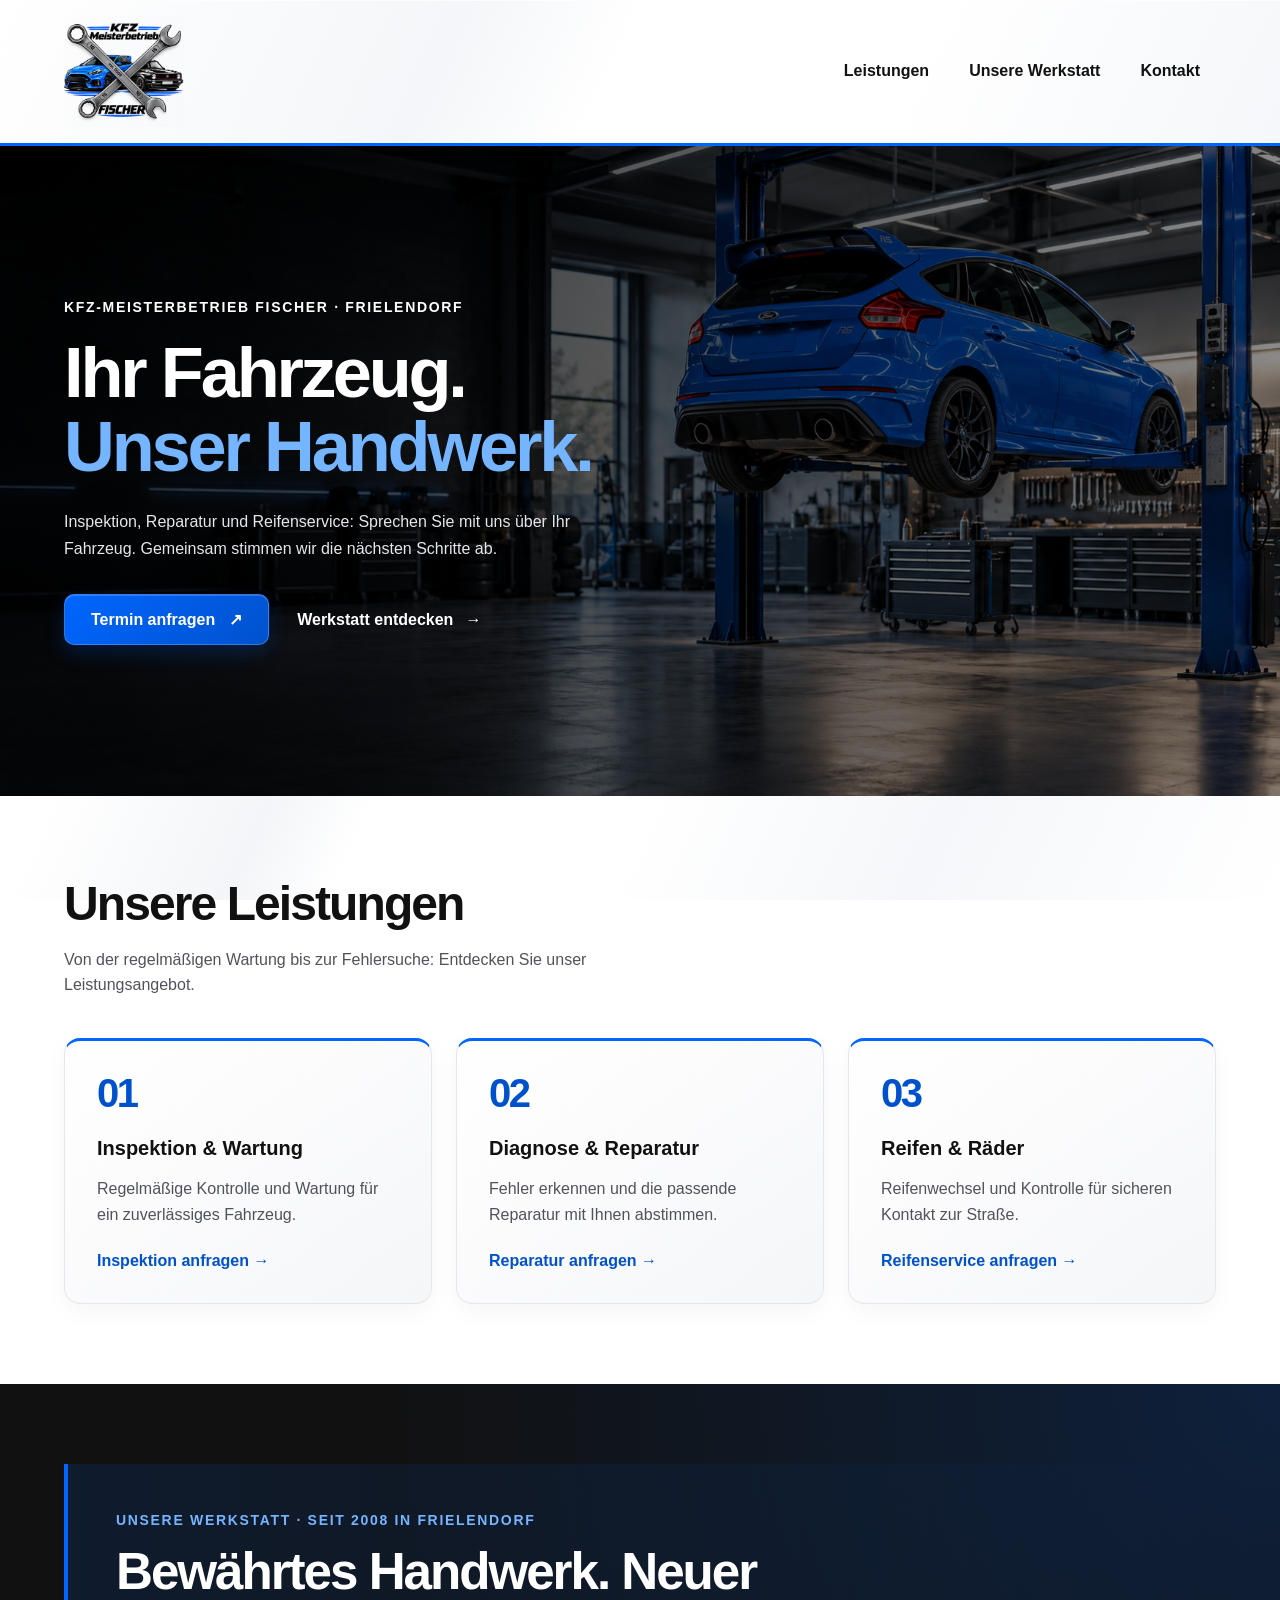
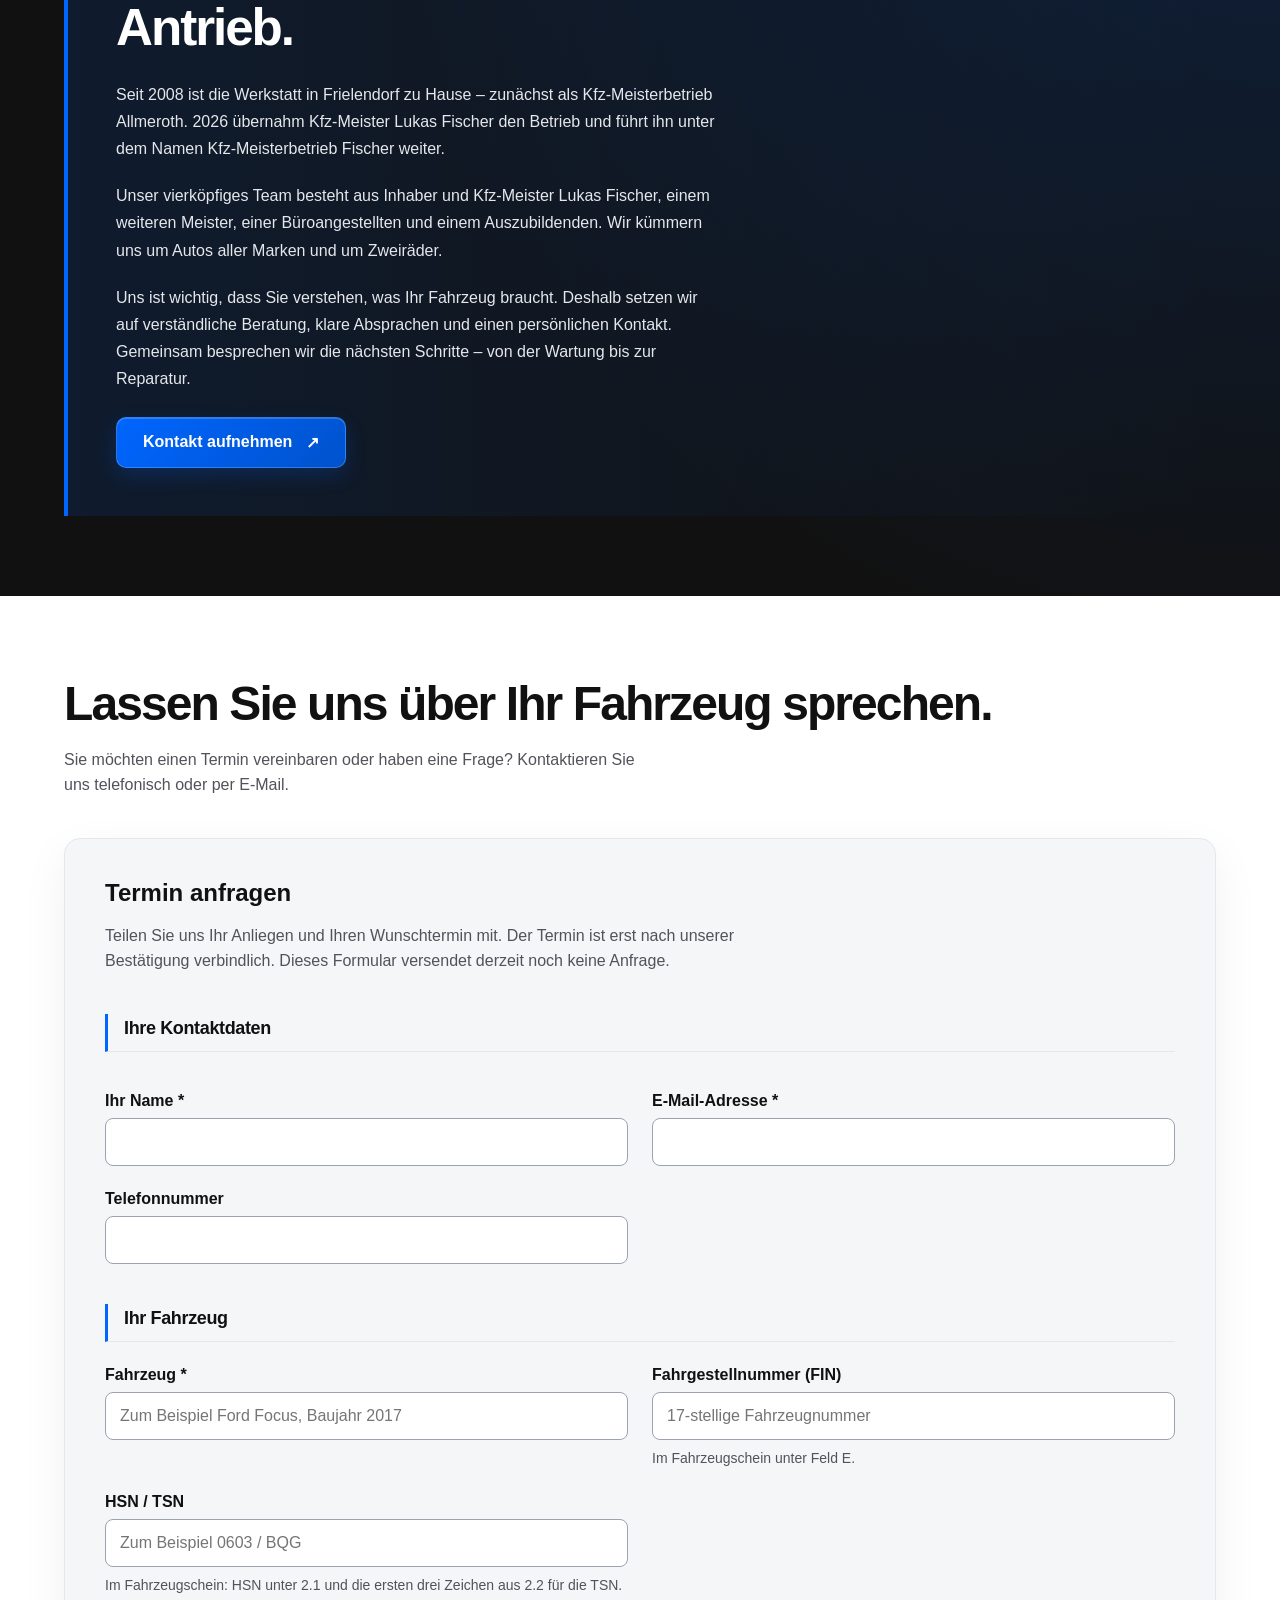
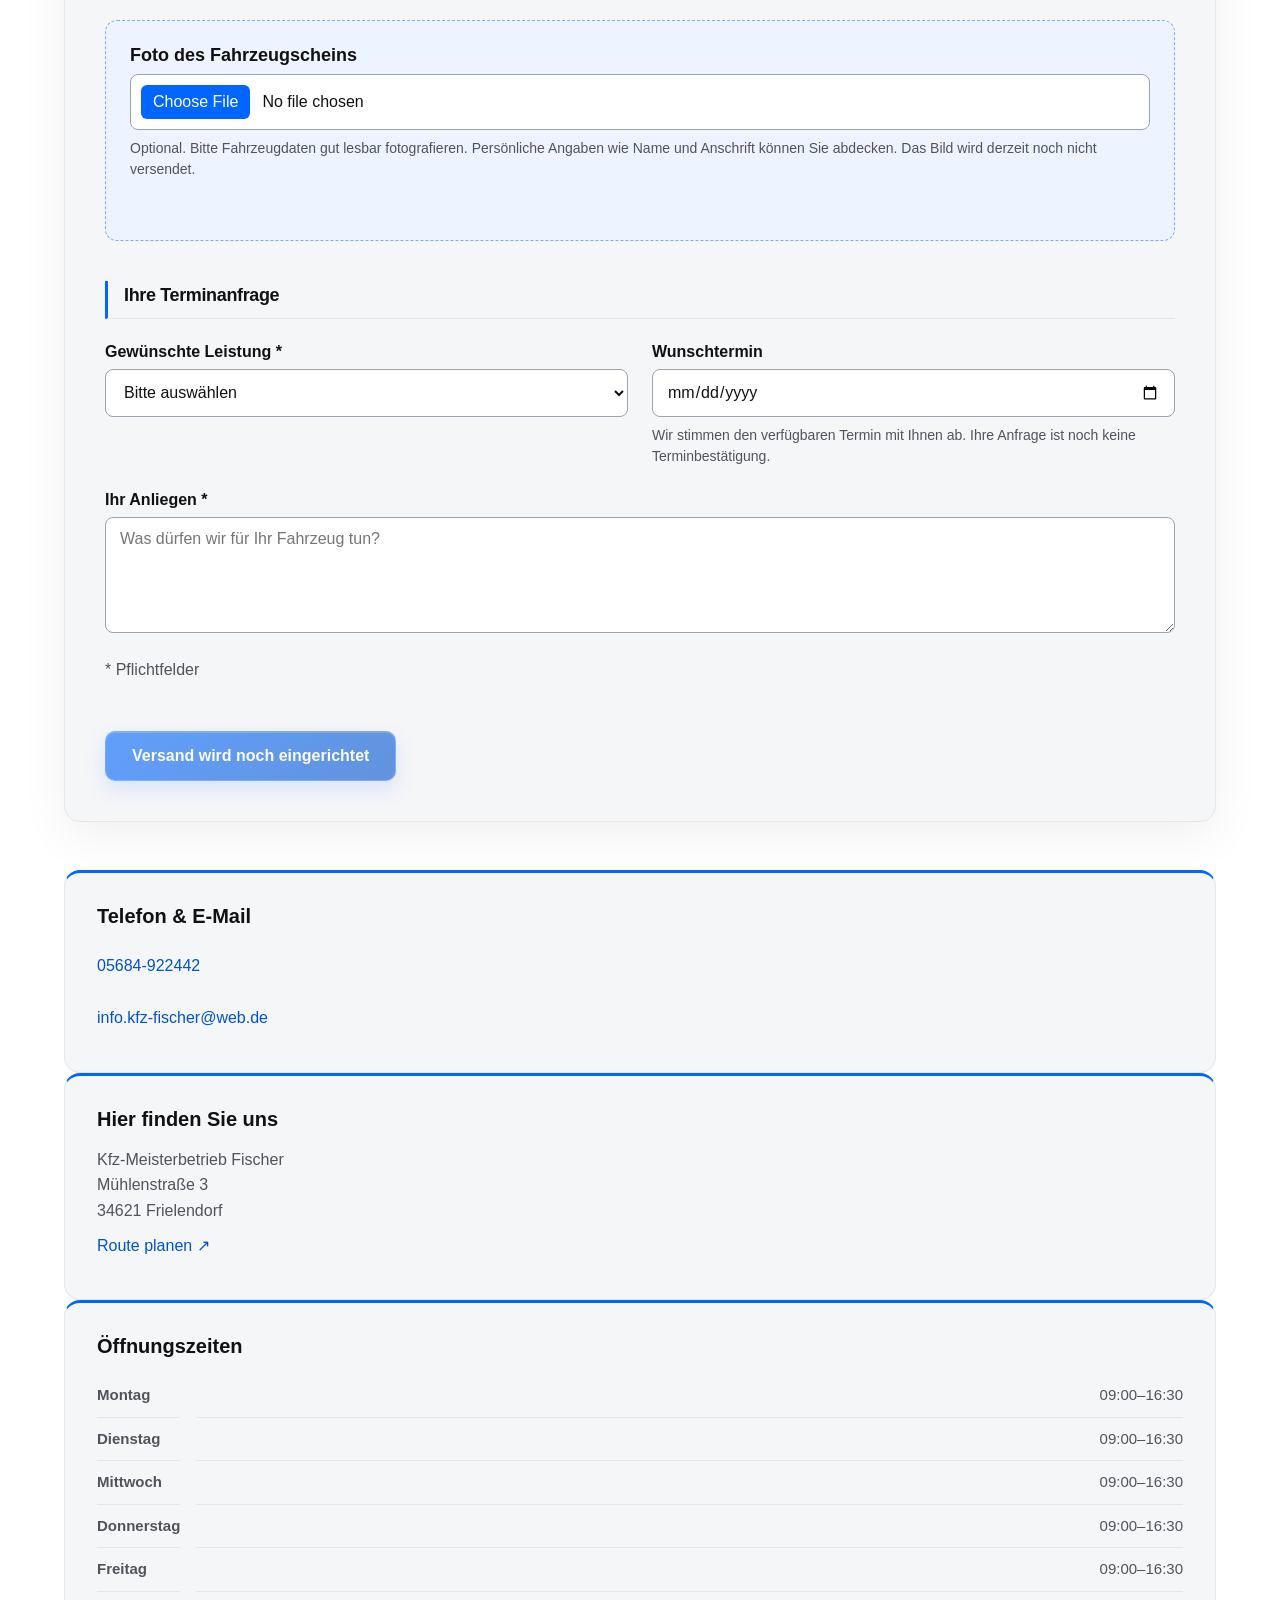
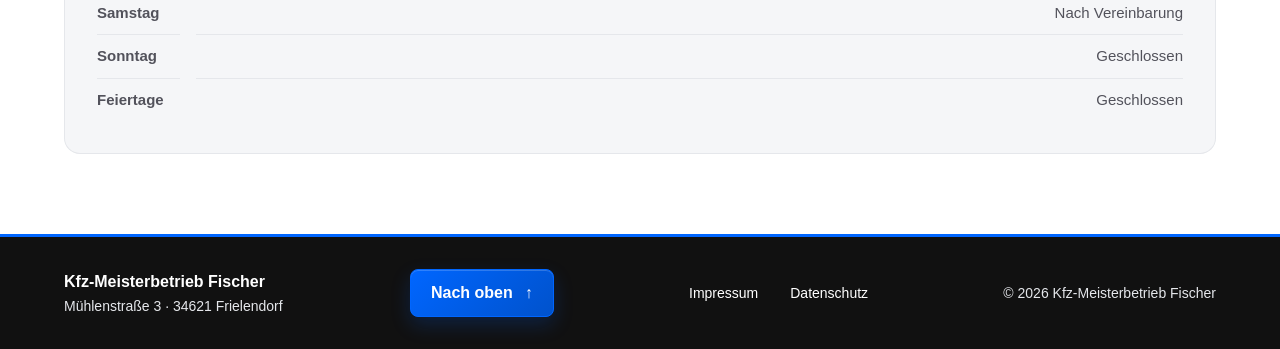
<file: index.html>
<!DOCTYPE html>
<html lang="de">

<head>
    <meta charset="UTF-8">
    <meta name="viewport" content="width=device-width, initial-scale=1.0">

    <title>Kfz-Meisterbetrieb Fischer | Werkstatt in Frielendorf</title>
    <!-- Kurze Beschreibung der Website für Suchmaschinen. -->
    <meta name="description"
        content="Kfz-Meisterbetrieb Fischer in Frielendorf: Inspektion, Wartung, Diagnose, Reparatur und Reifenservice. Kontaktieren Sie uns für eine Terminanfrage.">

    <link rel="stylesheet" href="style.css">

    <!-- Getrennte Dateien für Navigation und Terminanfrage. -->
    <script src="js/navigation.js" defer></script>
    <script src="js/terminformular.js" defer></script>
</head>

<body id="seitenanfang">
    <header>
        <a href="index.html">
            <img src="Images/Fischer Logo.jpeg" alt="Logo des Kfz-Meisterbetriebs Fischer" class="logo">
        </a>

        <button type="button" class="menue-button" aria-expanded="false" aria-controls="hauptnavigation">
            Menü
        </button>

        <nav id="hauptnavigation" aria-label="Hauptnavigation">
            <a href="#leistungen">Leistungen</a>
            <a href="#werkstatt">Unsere Werkstatt</a>
            <a href="#kontakt">Kontakt</a>
            <!-- Auf Smartphones kann die Werkstatt direkt angerufen werden. -->
            <a href="tel:+495684922442" class="navigation-anruf">
                Jetzt anrufen <span aria-hidden="true">↗</span>
            </a>
        </nav>
    </header>

    <main>
        <section class="startbereich">
            <p class="untertitel">Kfz-Meisterbetrieb Fischer · Frielendorf</p>

            <h1>
                Ihr Fahrzeug.<br>
                <span class="start-akzent">Unser Handwerk.</span>
            </h1>

            <p class="startbeschreibung">
                Inspektion, Reparatur und Reifenservice:
                Sprechen Sie mit uns über Ihr Fahrzeug.
                Gemeinsam stimmen wir die nächsten Schritte ab.
            </p>

            <!-- Hauptaktion und weiterführender Link stehen zusammen. -->
            <div class="startaktionen">
                <a href="#kontakt" class="button">
                    Termin anfragen <span aria-hidden="true">↗</span>
                </a>

                <a href="#werkstatt" class="startlink">
                    Werkstatt entdecken <span aria-hidden="true">→</span>
                </a>
            </div>
        </section>

        <section id="leistungen" class="leistungen">
            <h2>Unsere Leistungen</h2>

            <p>
                Von der regelmäßigen Wartung bis zur Fehlersuche:
                Entdecken Sie unser Leistungsangebot.
            </p>

            <div class="leistungsliste">
                <article class="leistungskarte">
                    <!-- Dekorative Nummer zur visuellen Gliederung. -->
                    <span class="leistungsnummer" aria-hidden="true">01</span>
                    <h3>Inspektion & Wartung</h3>
                    <p>
                        Regelmäßige Kontrolle und Wartung
                        für ein zuverlässiges Fahrzeug.
                    </p>

                    <!-- Der Wert entspricht der Option im Formular. -->
                    <a href="#kontakt" class="leistungslink" data-leistung="inspektion">
                        Inspektion anfragen →
                    </a>
                </article>

                <article class="leistungskarte">
                    <span class="leistungsnummer" aria-hidden="true">02</span>
                    <h3>Diagnose & Reparatur</h3>
                    <p>
                        Fehler erkennen und die passende
                        Reparatur mit Ihnen abstimmen.
                    </p>

                    <a href="#kontakt" class="leistungslink" data-leistung="reparatur">
                        Reparatur anfragen →
                    </a>
                </article>

                <article class="leistungskarte">
                    <span class="leistungsnummer" aria-hidden="true">03</span>
                    <h3>Reifen & Räder</h3>
                    <p>
                        Reifenwechsel und Kontrolle
                        für sicheren Kontakt zur Straße.
                    </p>

                    <a href="#kontakt" class="leistungslink" data-leistung="reifen">
                        Reifenservice anfragen →
                    </a>
                </article>
            </div>
        </section>

        <section id="werkstatt" class="werkstatt">
            <div class="werkstatt-inhalt">
                <p class="untertitel">Unsere Werkstatt · Seit 2008 in Frielendorf</p>

                <h2>Bewährtes Handwerk. Neuer Antrieb.</h2>

                <!-- Geschichte und heutige Leitung der Werkstatt. -->
                <p>
                    Seit 2008 ist die Werkstatt in Frielendorf zu Hause –
                    zunächst als Kfz-Meisterbetrieb Allmeroth.
                    2026 übernahm Kfz-Meister Lukas Fischer den Betrieb
                    und führt ihn unter dem Namen
                    Kfz-Meisterbetrieb Fischer weiter.
                </p>

                <!-- Team und Fahrzeuge, die der Betrieb betreut. -->
                <p>
                    Unser vierköpfiges Team besteht aus Inhaber und
                    Kfz-Meister Lukas Fischer, einem weiteren Meister,
                    einer Büroangestellten und einem Auszubildenden.
                    Wir kümmern uns um Autos aller Marken und um Zweiräder.
                </p>

                <!-- Entwurf zur Arbeitsweise: vor Veröffentlichung abstimmen. -->
                <p>
                    Uns ist wichtig, dass Sie verstehen, was Ihr Fahrzeug
                    braucht. Deshalb setzen wir auf verständliche Beratung,
                    klare Absprachen und einen persönlichen Kontakt.
                    Gemeinsam besprechen wir die nächsten Schritte –
                    von der Wartung bis zur Reparatur.
                </p>

                <a href="#kontakt" class="button">
                    Kontakt aufnehmen <span aria-hidden="true">↗</span>
                </a>
            </div>
        </section>

        <section id="kontakt" class="kontakt">
            <h2>Lassen Sie uns über Ihr Fahrzeug sprechen.</h2>

            <p class="kontakt-einleitung">
                Sie möchten einen Termin vereinbaren oder haben
                eine Frage? Kontaktieren Sie uns telefonisch
                oder per E-Mail.
            </p>

            <!-- Terminanfrage: Der Versand wird später eingerichtet. -->
            <form class="terminformular">
                <h3>Termin anfragen</h3>

                <p>
                    Teilen Sie uns Ihr Anliegen und Ihren Wunschtermin mit.
                    Der Termin ist erst nach unserer Bestätigung verbindlich.
                    Dieses Formular versendet derzeit noch keine Anfrage.
                </p>


                <!-- Gemeinsamer Container für das responsive Feldraster. -->
                <div class="formularfelder">
                    <!-- Die Überschrift gehört ebenfalls in das Raster. -->
                    <h4 class="formular-zwischenueberschrift">Ihre Kontaktdaten</h4>
                    <div class="formularfeld">
                        <label for="name">Ihr Name *</label>
                        <input type="text" id="name" name="name" autocomplete="name" required>
                    </div>

                    <div class="formularfeld">
                        <label for="email">E-Mail-Adresse *</label>
                        <input type="email" id="email" name="email" autocomplete="email" required>
                    </div>

                    <div class="formularfeld">
                        <label for="telefon">Telefonnummer</label>
                        <input type="tel" id="telefon" name="telefon" autocomplete="tel">
                    </div>

                    <h4 class="formular-zwischenueberschrift">Ihr Fahrzeug</h4>
                    <div class="formularfeld">
                        <label for="fahrzeug">Fahrzeug *</label>
                        <input type="text" id="fahrzeug" name="fahrzeug"
                            placeholder="Zum Beispiel Ford Focus, Baujahr 2017" required>
                    </div>

                    <!-- Fahrzeugkennung für die Zuordnung passender Ersatzteile. -->
                    <div class="formularfeld">
                        <label for="fin">Fahrgestellnummer (FIN)</label>
                        <input type="text" id="fin" name="fin" maxlength="17" placeholder="17-stellige Fahrzeugnummer"
                            aria-describedby="fin-hinweis">
                        <small id="fin-hinweis" class="formularhinweis">
                            Im Fahrzeugschein unter Feld E.
                        </small>
                    </div>

                    <!-- Beide Schlüsselnummern werden gemeinsam eingegeben. -->
                    <div class="formularfeld">
                        <label for="hsn-tsn">HSN / TSN</label>
                        <input type="text" id="hsn-tsn" name="hsn_tsn" placeholder="Zum Beispiel 0603 / BQG"
                            aria-describedby="hsn-tsn-hinweis">
                        <small id="hsn-tsn-hinweis" class="formularhinweis">
                            Im Fahrzeugschein: HSN unter 2.1 und die ersten
                            drei Zeichen aus 2.2 für die TSN.
                        </small>
                    </div>

                    <!-- Optionales Foto zur Zuordnung der Fahrzeugdaten. -->
                    <div class="formularfeld formularfeld-upload">
                        <label for="fahrzeugschein">Foto des Fahrzeugscheins</label>
                        <input type="file" id="fahrzeugschein" name="fahrzeugschein" accept="image/*"
                            aria-describedby="fahrzeugschein-hinweis">
                        <small id="fahrzeugschein-hinweis" class="formularhinweis">
                            Optional. Bitte Fahrzeugdaten gut lesbar fotografieren.
                            Persönliche Angaben wie Name und Anschrift können Sie abdecken.
                            Das Bild wird derzeit noch nicht versendet.
                        </small>
                        <!-- Wird erst nach der Auswahl eines lesbaren Bildes angezeigt. -->
                        <img id="fahrzeugschein-vorschau" class="fahrzeugschein-vorschau"
                            alt="Vorschau des ausgewählten Fahrzeugscheins" hidden>
                        <p id="fahrzeugschein-status" class="formularhinweis" role="status"></p>
                        <!-- Entfernt das ausgewählte Foto und seine Vorschau. -->
                        <button type="button" id="fahrzeugschein-entfernen" class="bild-entfernen" hidden>
                            Bild entfernen
                        </button>
                    </div>

                    <h4 class="formular-zwischenueberschrift">Ihre Terminanfrage</h4>
                    <div class="formularfeld">
                        <label for="leistung">Gewünschte Leistung *</label>
                        <select id="leistung" name="leistung" required>
                            <option value="">Bitte auswählen</option>
                            <option value="inspektion">Inspektion & Wartung</option>
                            <option value="reparatur">Diagnose & Reparatur</option>
                            <option value="reifen">Reifen & Räder</option>
                            <option value="sonstiges">Sonstiges Anliegen</option>
                        </select>
                    </div>

                    <div class="formularfeld">
                        <label for="wunschtermin">Wunschtermin</label>
                        <input type="date" id="wunschtermin" name="wunschtermin"
                            aria-describedby="wunschtermin-hinweis">
                        <!-- Verknüpfter Hinweis wird auch von Screenreadern vorgelesen. -->
                        <small id="wunschtermin-hinweis" class="formularhinweis">
                            Wir stimmen den verfügbaren Termin mit Ihnen ab.
                            Ihre Anfrage ist noch keine Terminbestätigung.
                        </small>
                    </div>

                    <div class="formularfeld">
                        <label for="anliegen">Ihr Anliegen *</label>
                        <textarea id="anliegen" name="anliegen" rows="5"
                            placeholder="Was dürfen wir für Ihr Fahrzeug tun?" required></textarea>
                    </div>
                </div>

                <p>* Pflichtfelder</p>

                <!-- Noch kein Versand: Der Knopf bleibt deaktiviert. -->
                <button type="button" class="button" disabled>
                    Versand wird noch eingerichtet
                </button>
            </form>

            <div class="kontaktkarte">
                <h3>Telefon & E-Mail</h3>

                <!-- Die Telefonnummer im Link enthält die deutsche Landesvorwahl. -->
                <p>
                    <a class="kontaktlink" href="tel:+495684922442">
                        05684-922442
                    </a>
                </p>

                <!-- Öffnet das E-Mail-Programm mit der Werkstatt als Empfänger. -->
                <p>
                    <a href="mailto:info.kfz-fischer@web.de" class="kontaktlink">
                        info.kfz-fischer@web.de
                    </a>
                </p>
            </div>
            <div class="kontaktkarte">
                <h3>Hier finden Sie uns</h3>
                <address>
                    Kfz-Meisterbetrieb Fischer<br>
                    Mühlenstraße 3<br>
                    34621 Frielendorf
                </address>
                <!-- Öffnet die Routenplanung mit der Werkstattadresse als Ziel. -->
                <a class="kontaktlink"
                    href="https://www.google.com/maps/dir/?api=1&amp;destination=M%C3%BChlenstra%C3%9Fe%203%2C%2034621%20Frielendorf"
                    target="_blank" rel="noopener noreferrer">
                    Route planen ↗
                </a>
            </div>


            <div class="kontaktkarte">
                <h3>Öffnungszeiten</h3>

                <!-- Jeder Tag gehört zur direkt folgenden Zeitangabe. -->
                <dl class="oeffnungszeiten">
                    <dt>Montag</dt>
                    <dd>09:00–16:30</dd>

                    <dt>Dienstag</dt>
                    <dd>09:00–16:30</dd>

                    <dt>Mittwoch</dt>
                    <dd>09:00–16:30</dd>

                    <dt>Donnerstag</dt>
                    <dd>09:00–16:30</dd>

                    <dt>Freitag</dt>
                    <dd>09:00–16:30</dd>

                    <dt>Samstag</dt>
                    <dd>Nach Vereinbarung</dd>

                    <dt>Sonntag</dt>
                    <dd>Geschlossen</dd>

                    <dt>Feiertage</dt>
                    <dd>Geschlossen</dd>
                </dl>
            </div>
            </div>
        </section>
    </main>
    <footer class="fusszeile">
        <div>
            <p class="fusszeile-name">Kfz-Meisterbetrieb Fischer</p>
            <p class="fusszeile-adresse">
                Mühlenstraße 3 · 34621 Frielendorf
            </p>
        </div>

        <!-- Button führt zurück zum Seitenanfang. -->
        <a href="#seitenanfang" class="nach-oben-button">
            Nach oben <span aria-hidden="true">↑</span>
        </a>

        <!-- Rechtliche Links bleiben unabhängig vom aufklappbaren Hauptmenü. -->
        <div class="rechtliche-links">
            <a href="impressum.html">Impressum</a>
            <a href="datenschutz.html">Datenschutz</a>
        </div>

        <!-- Jahreszahl und Firmenname im Footer. -->
        <p class="demo-hinweis">
            &copy; 2026 Kfz-Meisterbetrieb Fischer
        </p>
    </footer>
</body>

</html>
</file>
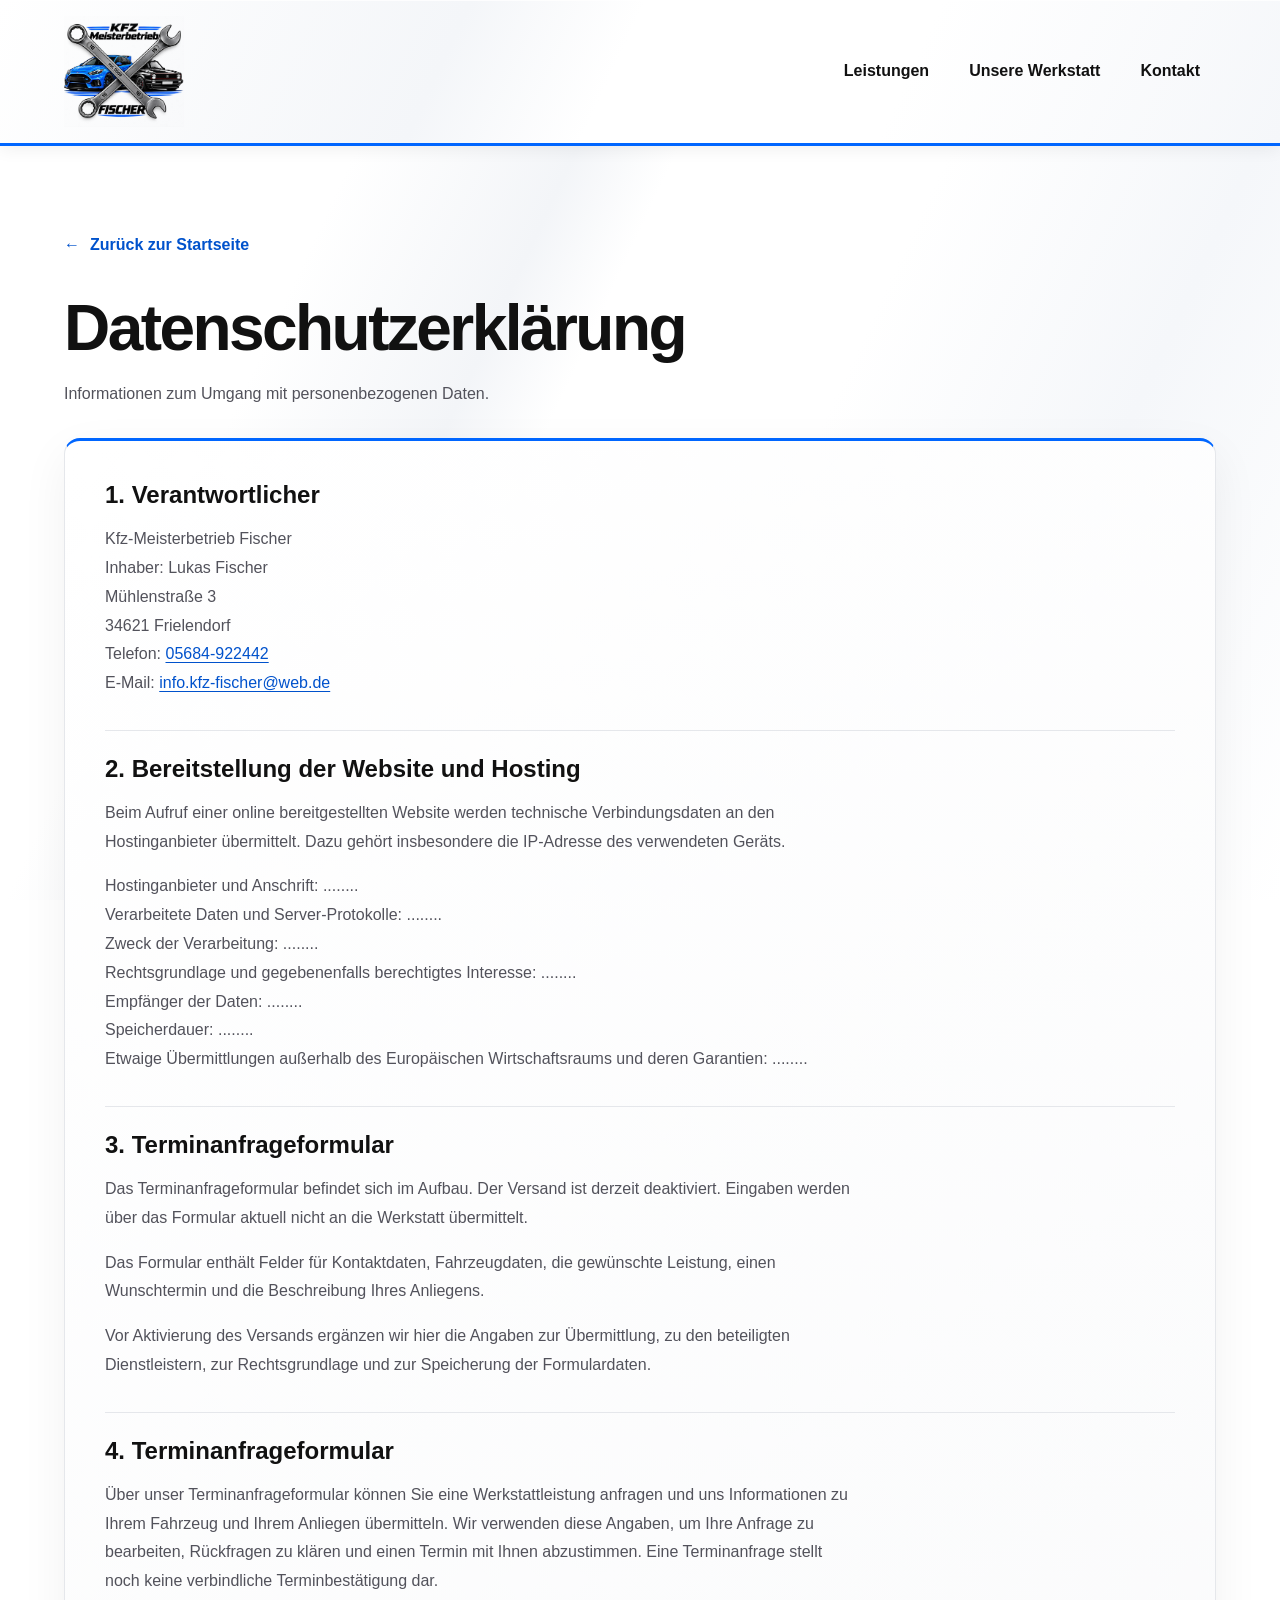
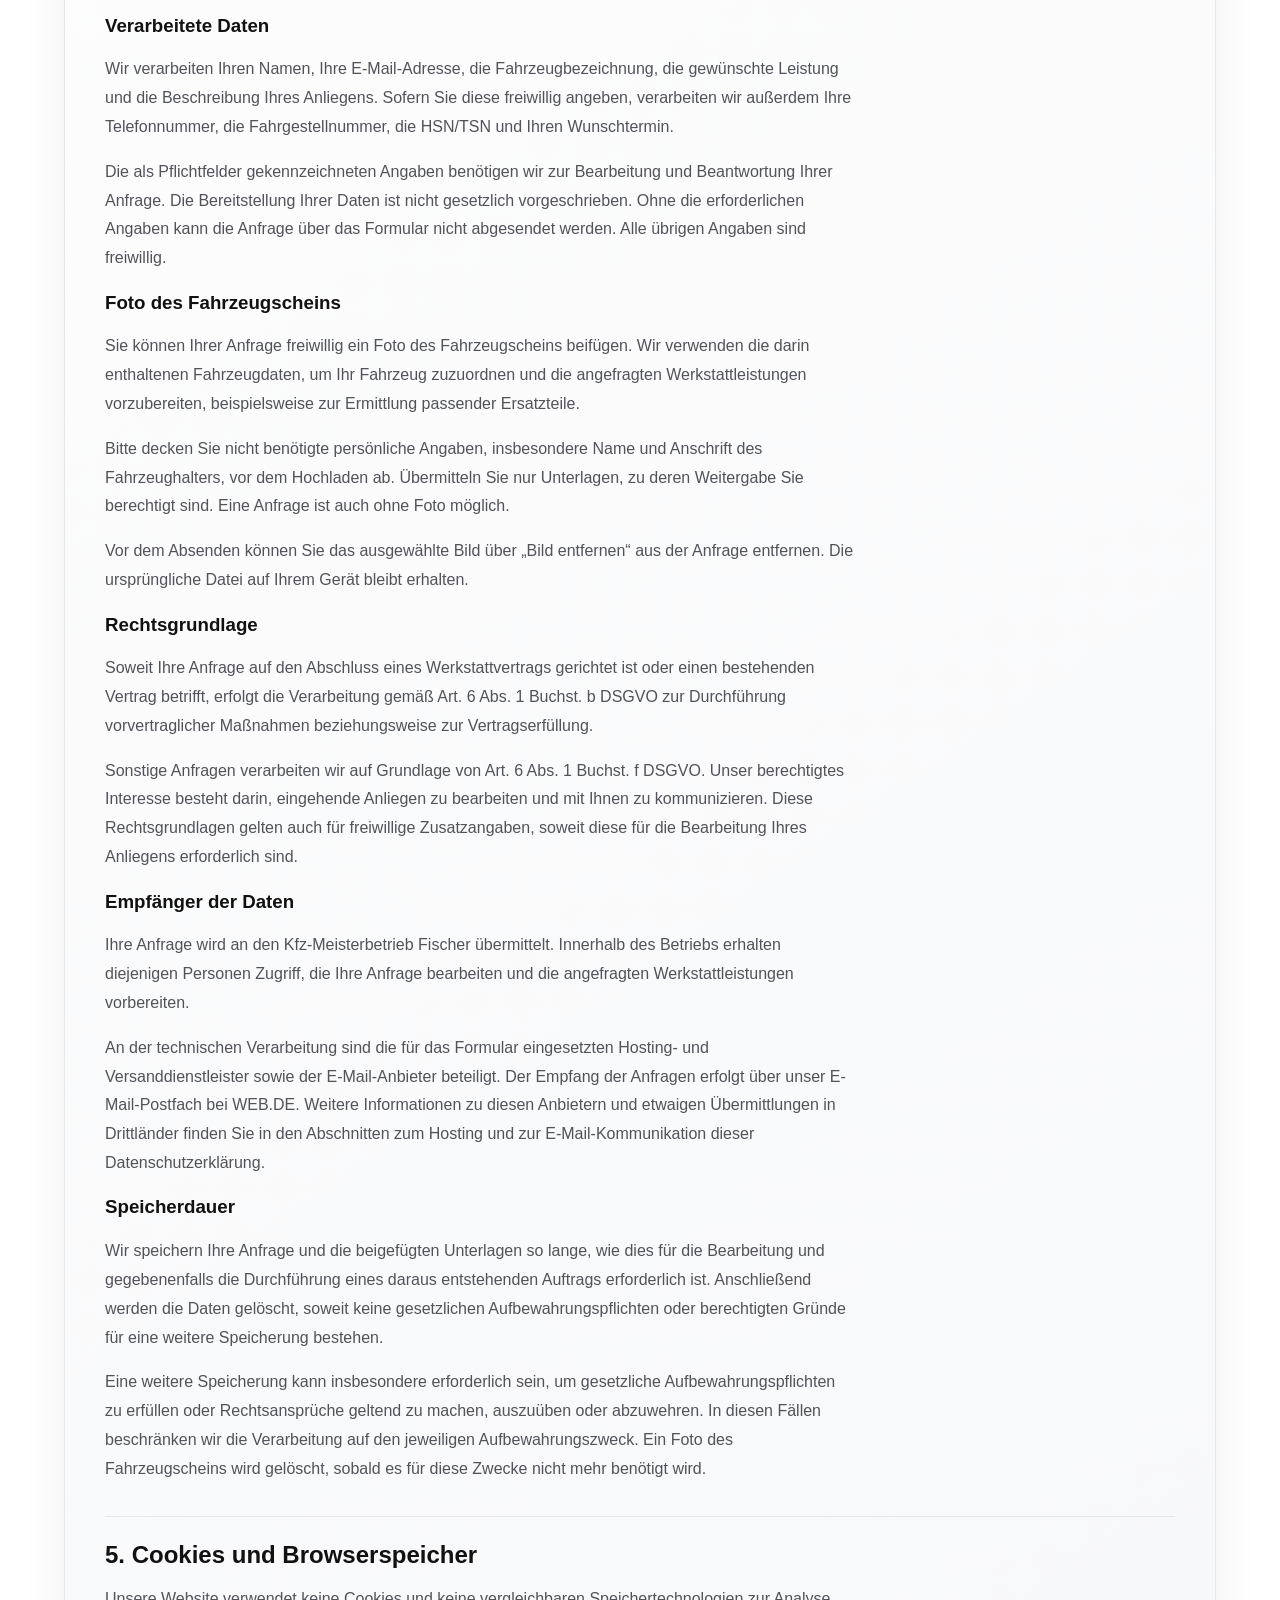
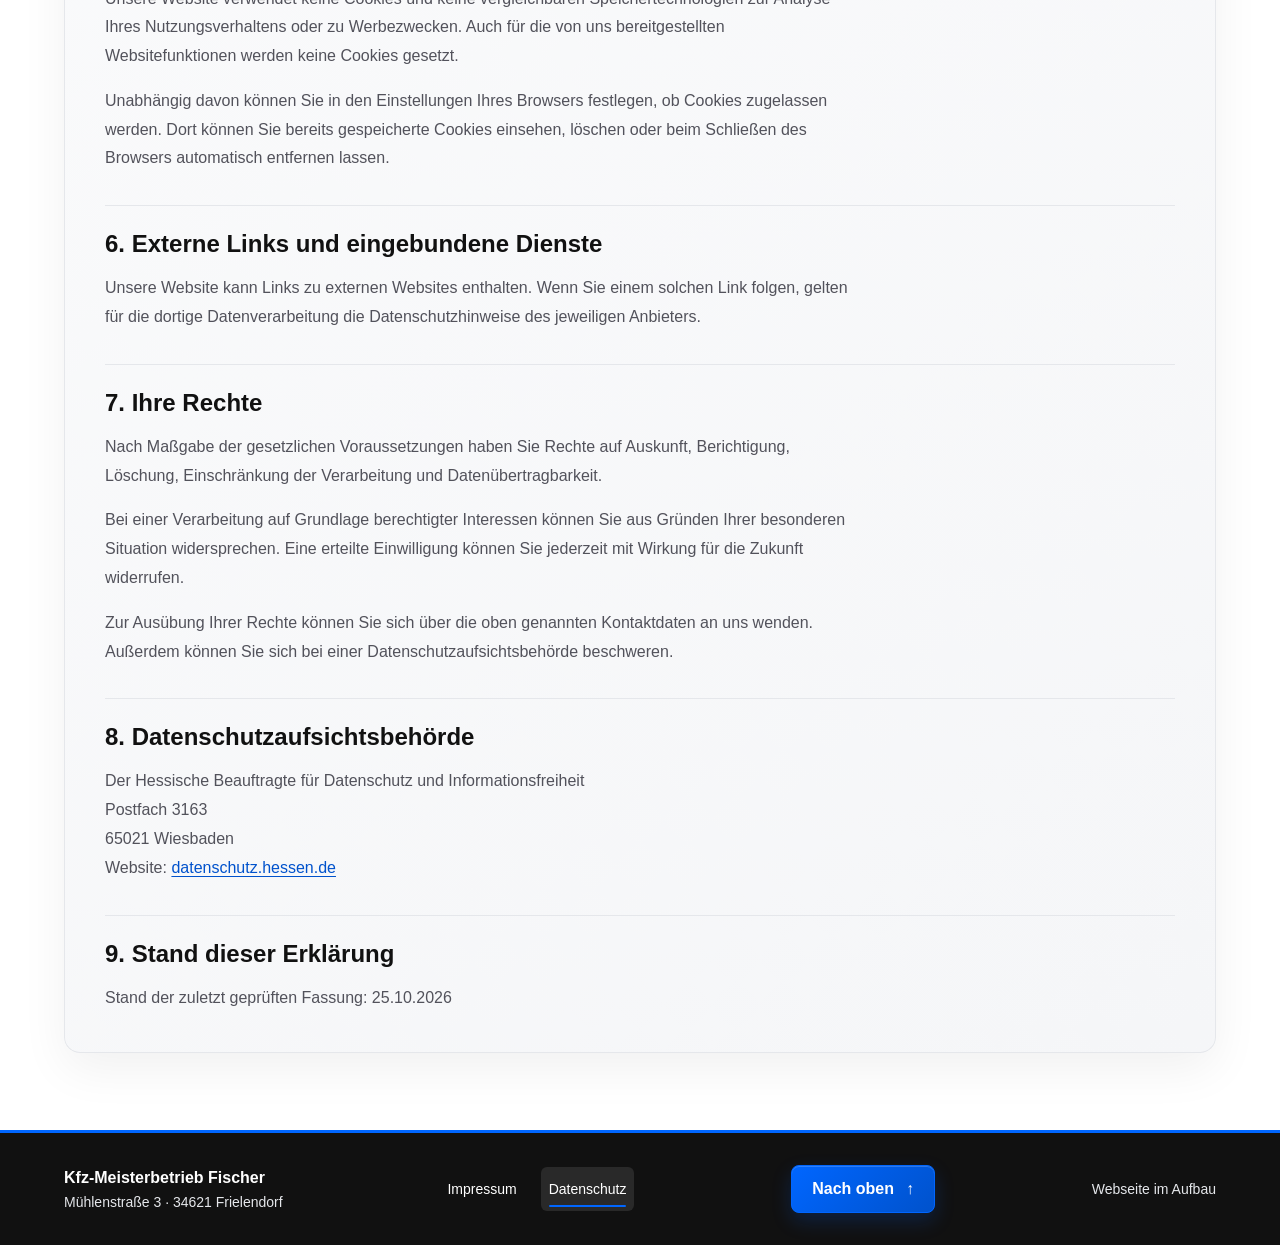
<file: datenschutz.html>
<!DOCTYPE html>
<html lang="de">

<head>
    <meta charset="UTF-8">
    <meta name="viewport" content="width=device-width, initial-scale=1.0">

    <title>Datenschutz | Kfz-Meisterbetrieb Fischer</title>
    <meta name="description" content="Datenschutzhinweise des Kfz-Meisterbetriebs Fischer in Frielendorf.">

    <!-- Gemeinsame Gestaltung und Navigation aller Seiten. -->
    <link rel="stylesheet" href="style.css">
    <script src="js/navigation.js" defer></script>
</head>

<body id="seitenanfang">
    <header>
        <a href="index.html">
            <img src="Images/Fischer Logo.jpeg" alt="Logo des Kfz-Meisterbetriebs Fischer" class="logo">
        </a>

        <button type="button" class="menue-button" aria-expanded="false" aria-controls="hauptnavigation">
            Menü
        </button>

        <nav id="hauptnavigation" aria-label="Hauptnavigation">
            <!-- Die Links führen zurück zu den Abschnitten der Startseite. -->
            <a href="index.html#leistungen">Leistungen</a>
            <a href="index.html#werkstatt">Unsere Werkstatt</a>
            <a href="index.html#kontakt">Kontakt</a>

            <a href="tel:+495684922442" class="navigation-anruf">
                Jetzt anrufen
                <span aria-hidden="true">↗</span>
            </a>
        </nav>
    </header>

    <main class="rechtliche-seite">
        <a href="index.html" class="zurueck-link">
            <span aria-hidden="true">←</span>
            Zurück zur Startseite
        </a>

        <h1>Datenschutzerklärung</h1>

        <p class="rechtliche-einleitung">
            Informationen zum Umgang mit personenbezogenen Daten.
        </p>

        <article class="rechtlicher-inhalt">
       

            <section>
                <h2>1. Verantwortlicher</h2>

                <!-- Die genaue Betreiberbezeichnung mit dem Impressum abgleichen. -->
                <address>
                    Kfz-Meisterbetrieb Fischer<br>
                    Inhaber: Lukas Fischer<br>
                    Mühlenstraße 3<br>
                    34621 Frielendorf
                </address>

                <p>
                    Telefon:
                    <a href="tel:+495684922442">05684-922442</a><br>
                    E-Mail:
                    <a href="mailto:info.kfz-fischer@web.de">
                        info.kfz-fischer@web.de
                    </a>
                </p>
            </section>

            <section>
                <h2>2. Bereitstellung der Website und Hosting</h2>

                <p>
                    Beim Aufruf einer online bereitgestellten Website
                    werden technische Verbindungsdaten an den
                    Hostinganbieter übermittelt. Dazu gehört insbesondere
                    die IP-Adresse des verwendeten Geräts.
                </p>

                <!-- Vom tatsächlich gewählten Hostinganbieter übernehmen. -->
                <p>
                    Hostinganbieter und Anschrift: ........<br>
                    Verarbeitete Daten und Server-Protokolle: ........<br>
                    Zweck der Verarbeitung: ........<br>
                    Rechtsgrundlage und gegebenenfalls berechtigtes
                    Interesse: ........<br>
                    Empfänger der Daten: ........<br>
                    Speicherdauer: ........<br>
                    Etwaige Übermittlungen außerhalb des Europäischen
                    Wirtschaftsraums und deren Garantien: ........
                </p>
            </section>


            <section>
                <h2>3. Terminanfrageformular</h2>

                <!-- Dieser Abschnitt beschreibt den derzeitigen Entwicklungsstand. -->
                <p>
                    Das Terminanfrageformular befindet sich im Aufbau.
                    Der Versand ist derzeit deaktiviert. Eingaben werden
                    über das Formular aktuell nicht an die Werkstatt
                    übermittelt.
                </p>

                <p>
                    Das Formular enthält Felder für Kontaktdaten,
                    Fahrzeugdaten, die gewünschte Leistung, einen
                    Wunschtermin und die Beschreibung Ihres Anliegens.
                </p>

                <p>
                    Vor Aktivierung des Versands ergänzen wir hier
                    die Angaben zur Übermittlung, zu den beteiligten
                    Dienstleistern, zur Rechtsgrundlage und zur
                    Speicherung der Formulardaten.
                </p>
            </section>

            <section>
                <h2>4. Terminanfrageformular</h2>

                <p>
                    Über unser Terminanfrageformular können Sie eine
                    Werkstattleistung anfragen und uns Informationen zu Ihrem
                    Fahrzeug und Ihrem Anliegen übermitteln. Wir verwenden
                    diese Angaben, um Ihre Anfrage zu bearbeiten, Rückfragen
                    zu klären und einen Termin mit Ihnen abzustimmen.
                    Eine Terminanfrage stellt noch keine verbindliche
                    Terminbestätigung dar.
                </p>

                <h3>Verarbeitete Daten</h3>

                <p>
                    Wir verarbeiten Ihren Namen, Ihre E-Mail-Adresse, die
                    Fahrzeugbezeichnung, die gewünschte Leistung und die
                    Beschreibung Ihres Anliegens. Sofern Sie diese freiwillig
                    angeben, verarbeiten wir außerdem Ihre Telefonnummer,
                    die Fahrgestellnummer, die HSN/TSN und Ihren Wunschtermin.
                </p>

                <p>
                    Die als Pflichtfelder gekennzeichneten Angaben benötigen
                    wir zur Bearbeitung und Beantwortung Ihrer Anfrage.
                    Die Bereitstellung Ihrer Daten ist nicht gesetzlich
                    vorgeschrieben. Ohne die erforderlichen Angaben kann
                    die Anfrage über das Formular nicht abgesendet werden.
                    Alle übrigen Angaben sind freiwillig.
                </p>

                <h3>Foto des Fahrzeugscheins</h3>

                <p>
                    Sie können Ihrer Anfrage freiwillig ein Foto des
                    Fahrzeugscheins beifügen. Wir verwenden die darin
                    enthaltenen Fahrzeugdaten, um Ihr Fahrzeug zuzuordnen
                    und die angefragten Werkstattleistungen vorzubereiten,
                    beispielsweise zur Ermittlung passender Ersatzteile.
                </p>

                <p>
                    Bitte decken Sie nicht benötigte persönliche Angaben,
                    insbesondere Name und Anschrift des Fahrzeughalters,
                    vor dem Hochladen ab. Übermitteln Sie nur Unterlagen,
                    zu deren Weitergabe Sie berechtigt sind.
                    Eine Anfrage ist auch ohne Foto möglich.
                </p>

                <p>
                    Vor dem Absenden können Sie das ausgewählte Bild über
                    „Bild entfernen“ aus der Anfrage entfernen.
                    Die ursprüngliche Datei auf Ihrem Gerät bleibt erhalten.
                </p>

                <h3>Rechtsgrundlage</h3>

                <p>
                    Soweit Ihre Anfrage auf den Abschluss eines
                    Werkstattvertrags gerichtet ist oder einen bestehenden
                    Vertrag betrifft, erfolgt die Verarbeitung gemäß
                    Art. 6 Abs. 1 Buchst. b DSGVO zur Durchführung
                    vorvertraglicher Maßnahmen beziehungsweise zur
                    Vertragserfüllung.
                </p>

                <p>
                    Sonstige Anfragen verarbeiten wir auf Grundlage von
                    Art. 6 Abs. 1 Buchst. f DSGVO. Unser berechtigtes
                    Interesse besteht darin, eingehende Anliegen zu
                    bearbeiten und mit Ihnen zu kommunizieren.
                    Diese Rechtsgrundlagen gelten auch für freiwillige
                    Zusatzangaben, soweit diese für die Bearbeitung
                    Ihres Anliegens erforderlich sind.
                </p>

                <h3>Empfänger der Daten</h3>

                <p>
                    Ihre Anfrage wird an den Kfz-Meisterbetrieb Fischer
                    übermittelt. Innerhalb des Betriebs erhalten diejenigen
                    Personen Zugriff, die Ihre Anfrage bearbeiten und die
                    angefragten Werkstattleistungen vorbereiten.
                </p>

                <p>
                    An der technischen Verarbeitung sind die für das
                    Formular eingesetzten Hosting- und Versanddienstleister
                    sowie der E-Mail-Anbieter beteiligt. Der Empfang der
                    Anfragen erfolgt über unser E-Mail-Postfach bei WEB.DE.
                    Weitere Informationen zu diesen Anbietern und etwaigen
                    Übermittlungen in Drittländer finden Sie in den
                    Abschnitten zum Hosting und zur E-Mail-Kommunikation
                    dieser Datenschutzerklärung.
                </p>

                <h3>Speicherdauer</h3>

                <p>
                    Wir speichern Ihre Anfrage und die beigefügten Unterlagen
                    so lange, wie dies für die Bearbeitung und gegebenenfalls
                    die Durchführung eines daraus entstehenden Auftrags
                    erforderlich ist. Anschließend werden die Daten gelöscht,
                    soweit keine gesetzlichen Aufbewahrungspflichten oder
                    berechtigten Gründe für eine weitere Speicherung bestehen.
                </p>

                <p>
                    Eine weitere Speicherung kann insbesondere erforderlich
                    sein, um gesetzliche Aufbewahrungspflichten zu erfüllen
                    oder Rechtsansprüche geltend zu machen, auszuüben oder
                    abzuwehren. In diesen Fällen beschränken wir die
                    Verarbeitung auf den jeweiligen Aufbewahrungszweck.
                    Ein Foto des Fahrzeugscheins wird gelöscht, sobald es
                    für diese Zwecke nicht mehr benötigt wird.
                </p>
            </section>

            <section>
                <h2>5. Cookies und Browserspeicher</h2>

                <section>
                    

                    <p>
                        Unsere Website verwendet keine Cookies und keine
                        vergleichbaren Speichertechnologien zur Analyse Ihres
                        Nutzungsverhaltens oder zu Werbezwecken.
                        Auch für die von uns bereitgestellten Websitefunktionen
                        werden keine Cookies gesetzt.
                    </p>

                    <p>
                        Unabhängig davon können Sie in den Einstellungen Ihres
                        Browsers festlegen, ob Cookies zugelassen werden.
                        Dort können Sie bereits gespeicherte Cookies einsehen,
                        löschen oder beim Schließen des Browsers automatisch
                        entfernen lassen.
                    </p>
                </section>
            </section>

            <section>
                <h2>6. Externe Links und eingebundene Dienste</h2>

                <p>
                    Unsere Website kann Links zu externen Websites
                    enthalten. Wenn Sie einem solchen Link folgen,
                    gelten für die dortige Datenverarbeitung die
                    Datenschutzhinweise des jeweiligen Anbieters.
                </p>

            </section>

            <section>
                <h2>7. Ihre Rechte</h2>

                <p>
                    Nach Maßgabe der gesetzlichen Voraussetzungen
                    haben Sie Rechte auf Auskunft, Berichtigung,
                    Löschung, Einschränkung der Verarbeitung und
                    Datenübertragbarkeit.
                </p>

                <p>
                    Bei einer Verarbeitung auf Grundlage berechtigter
                    Interessen können Sie aus Gründen Ihrer besonderen
                    Situation widersprechen. Eine erteilte Einwilligung
                    können Sie jederzeit mit Wirkung für die Zukunft
                    widerrufen.
                </p>

                <p>
                    Zur Ausübung Ihrer Rechte können Sie sich über
                    die oben genannten Kontaktdaten an uns wenden.
                    Außerdem können Sie sich bei einer
                    Datenschutzaufsichtsbehörde beschweren.
                </p>
            </section>

            <section>
                <h2>8. Datenschutzaufsichtsbehörde</h2>

                <address>
                    Der Hessische Beauftragte für Datenschutz
                    und Informationsfreiheit<br>
                    Postfach 3163<br>
                    65021 Wiesbaden
                </address>

                <p>
                    Website:
                    <a href="https://datenschutz.hessen.de/" target="_blank" rel="noopener noreferrer">
                        datenschutz.hessen.de
                    </a>
                </p>
            </section>

            <section>
                <h2>9. Stand dieser Erklärung</h2>

                <p>
                    Stand der zuletzt geprüften Fassung: 25.10.2026
                </p>
            </section>
        </article>
    </main>

    <footer class="fusszeile">
        <div>
            <p class="fusszeile-name">Kfz-Meisterbetrieb Fischer</p>
            <p class="fusszeile-adresse">
                Mühlenstraße 3 · 34621 Frielendorf
            </p>
        </div>

        <!-- Eigener Container erhält den Effekt der rechtlichen Links. -->
        <div class="rechtliche-links">
            <a href="impressum.html">Impressum</a>
            <a href="datenschutz.html" aria-current="page">Datenschutz</a>
        </div>

        <a href="#seitenanfang" class="nach-oben-button">
            Nach oben
            <span aria-hidden="true">↑</span>
        </a>

        <p class="demo-hinweis">Webseite im Aufbau</p>
    </footer>
</body>

</html>
</file>
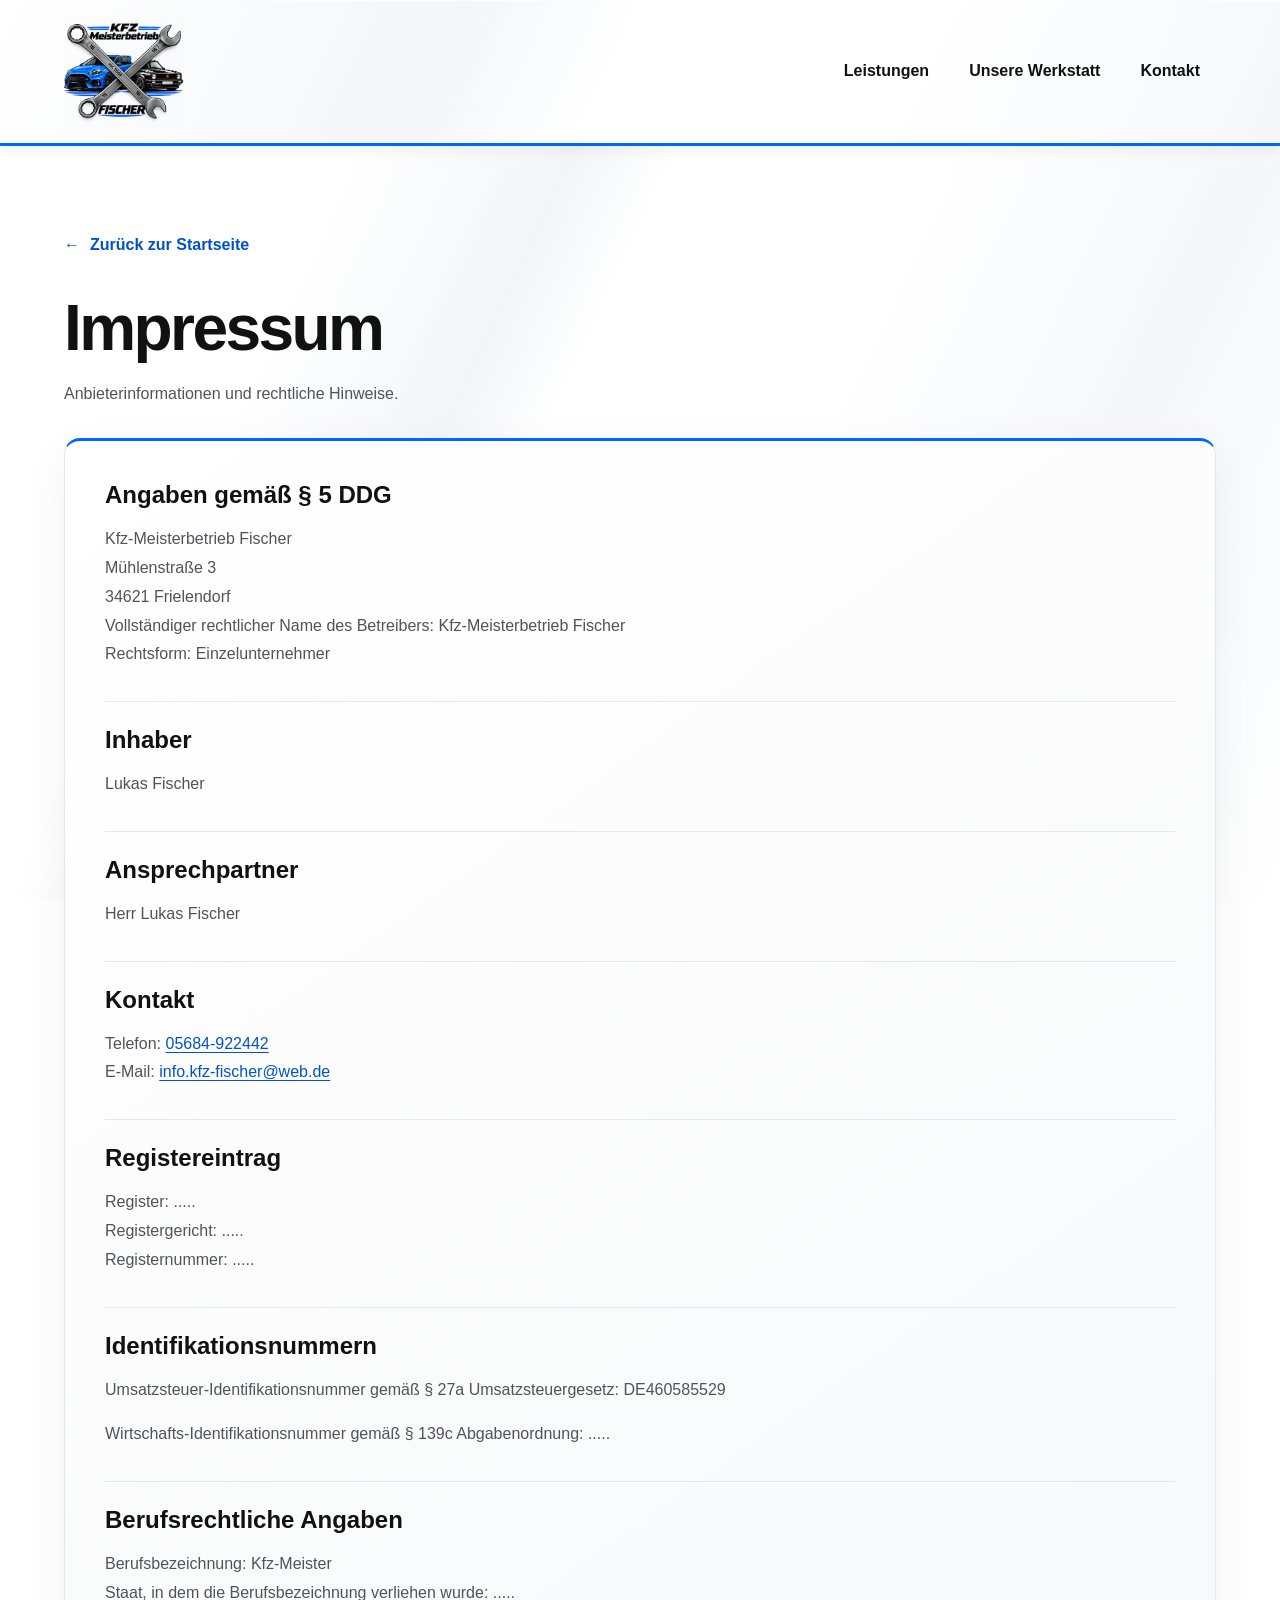
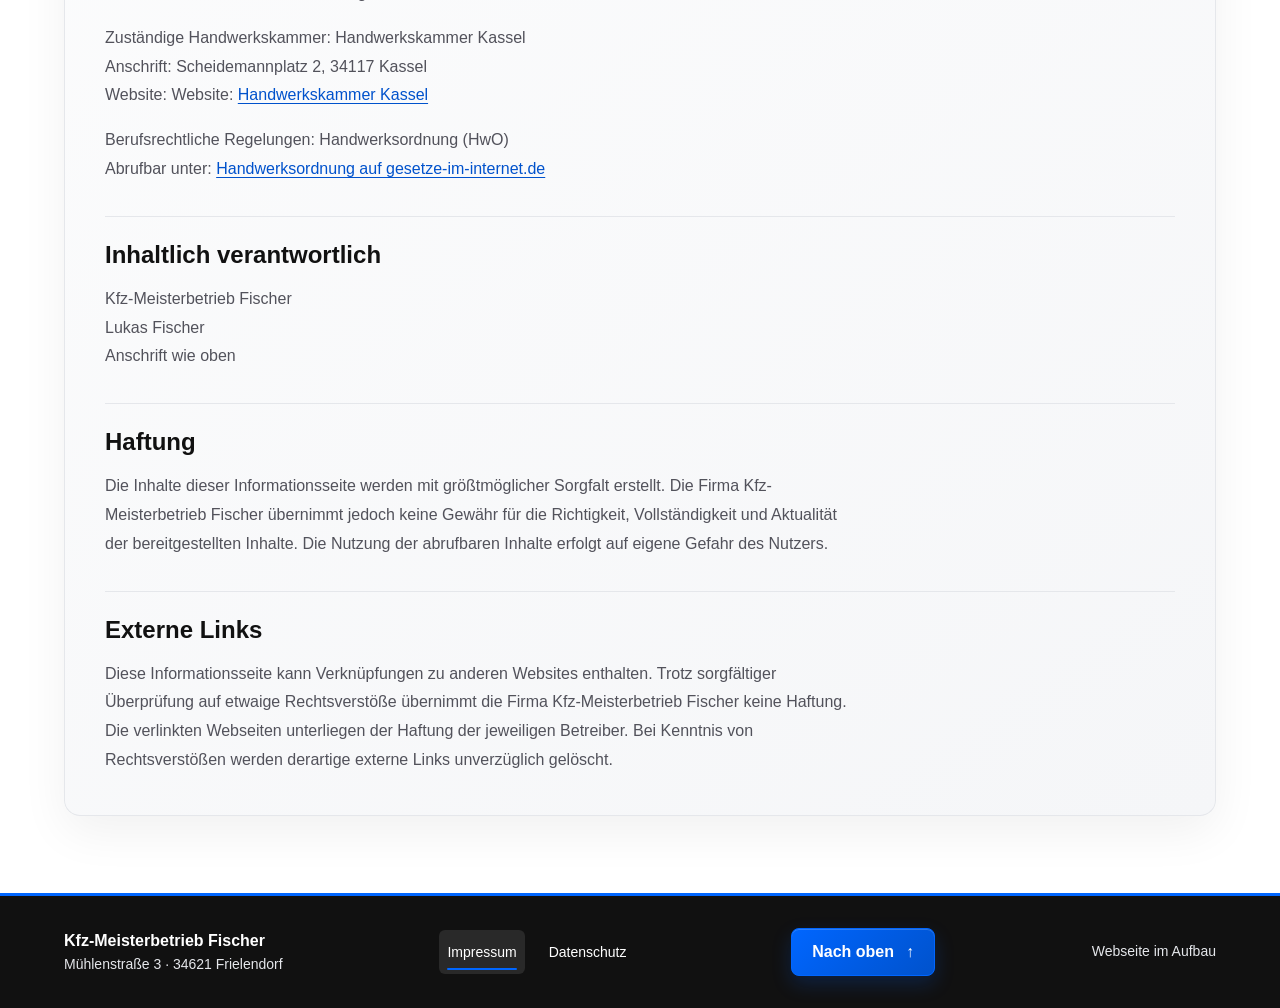
<file: impressum.html>
<!DOCTYPE html>
<html lang="de">

<head>
    <meta charset="UTF-8">
    <meta name="viewport" content="width=device-width, initial-scale=1.0">

    <title>Impressum | Kfz-Meisterbetrieb Fischer</title>
    <meta name="description" content="Impressum des Kfz-Meisterbetriebs Fischer in Frielendorf.">

    <!-- Gemeinsames Design und Navigation aller Seiten. -->
    <link rel="stylesheet" href="style.css">
    <script src="js/navigation.js" defer></script>
</head>

<body id="seitenanfang">
    <header>
        <a href="index.html">
            <img src="Images/Fischer Logo.jpeg" alt="Logo des Kfz-Meisterbetriebs Fischer" class="logo">
        </a>

        <button type="button" class="menue-button" aria-expanded="false" aria-controls="hauptnavigation">
            Menü
        </button>

        <nav id="hauptnavigation" aria-label="Hauptnavigation">
            <a href="index.html#leistungen">Leistungen</a>
            <a href="index.html#werkstatt">Unsere Werkstatt</a>
            <a href="index.html#kontakt">Kontakt</a>

            <a href="tel:+495684922442" class="navigation-anruf">
                Jetzt anrufen
                <span aria-hidden="true">↗</span>
            </a>
        </nav>
    </header>

    <main class="rechtliche-seite">
        <a href="index.html" class="zurueck-link">
            <span aria-hidden="true">←</span>
            Zurück zur Startseite
        </a>

        <h1>Impressum</h1>

        <p class="rechtliche-einleitung">
            Anbieterinformationen und rechtliche Hinweise.
        </p>

        <article class="rechtlicher-inhalt">
          

            <section>
                <h2>Angaben gemäß § 5 DDG</h2>

                <address>
                    Kfz-Meisterbetrieb Fischer<br>
                    Mühlenstraße 3<br>
                    34621 Frielendorf
                </address>

                <!-- Genaue Bezeichnung aus den Unternehmensunterlagen übernehmen. -->
                <p>
                    Vollständiger rechtlicher Name des Betreibers: Kfz-Meisterbetrieb Fischer<br>
                    Rechtsform: Einzelunternehmer
                </p>
            </section>

            <section>
                <h2>Inhaber</h2>
                <p>Lukas Fischer</p>

                <!-- Bei abweichender Rechtsform die Vertretung entsprechend anpassen. -->
            </section>

            <section>
                <h2>Ansprechpartner</h2>
                <p>Herr Lukas Fischer</p>
            </section>

            <section>
                <h2>Kontakt</h2>

                <p>
                    Telefon:
                    <a href="tel:+495684922442">05684-922442</a><br>

                    E-Mail:
                    <a href="mailto:info.kfz-fischer@web.de">
                        info.kfz-fischer@web.de
                    </a>
                </p>
            </section>

            <section>
                <h2>Registereintrag</h2>

                <!-- Falls kein entsprechender Registereintrag besteht,
                     diesen Abschnitt nach Prüfung entfernen. -->
                <p>
                    Register: .....<br>
                    Registergericht: .....<br>
                    Registernummer: .....
                </p>
            </section>

            <section>
                <h2>Identifikationsnummern</h2>

                <!-- Nur tatsächlich vorhandene Nummern veröffentlichen. -->
                <p>
                    Umsatzsteuer-Identifikationsnummer gemäß
                    § 27a Umsatzsteuergesetz: DE460585529
                </p>

                <p>
                    Wirtschafts-Identifikationsnummer gemäß
                    § 139c Abgabenordnung: .....
                </p>
            </section>

            <section>
                <h2>Berufsrechtliche Angaben</h2>

                <p>
                    Berufsbezeichnung: Kfz-Meister<br>
                    Staat, in dem die Berufsbezeichnung
                    verliehen wurde: .....
                </p>

                <p>
                    Zuständige Handwerkskammer: Handwerkskammer Kassel<br>
                    Anschrift: Scheidemannplatz 2, 34117 Kassel<br>
                    Website:
                    Website:
                    <a href="https://www.hwk-kassel.de/" target="_blank" rel="noopener noreferrer">
                        Handwerkskammer Kassel
                    </a>
                </p>

                <!-- Geltende Regelungen und einen Zugang zum Regelungstext ergänzen. -->
                <p>
                    Berufsrechtliche Regelungen: Handwerksordnung (HwO)<br>
                    Abrufbar unter:
                    <a href="https://www.gesetze-im-internet.de/hwo/" target="_blank" rel="noopener noreferrer">
                        Handwerksordnung auf gesetze-im-internet.de
                    </a>
                </p>
            </section>

   

            <section>
                <h2>Inhaltlich verantwortlich</h2>

                <p>
                    Kfz-Meisterbetrieb Fischer<br>
                    Lukas Fischer<br>
                    Anschrift wie oben
                </p>
            </section>

            <section>
                <h2>Haftung</h2>

                <p>
                    Die Inhalte dieser Informationsseite werden mit
                    größtmöglicher Sorgfalt erstellt. Die Firma
                    Kfz-Meisterbetrieb Fischer übernimmt jedoch keine
                    Gewähr für die Richtigkeit, Vollständigkeit und
                    Aktualität der bereitgestellten Inhalte.
                    Die Nutzung der abrufbaren Inhalte erfolgt auf
                    eigene Gefahr des Nutzers.
                </p>
            </section>

            <section>
                <h2>Externe Links</h2>

                <p>
                    Diese Informationsseite kann Verknüpfungen zu
                    anderen Websites enthalten. Trotz sorgfältiger
                    Überprüfung auf etwaige Rechtsverstöße übernimmt
                    die Firma Kfz-Meisterbetrieb Fischer keine Haftung.
                    Die verlinkten Webseiten unterliegen der Haftung
                    der jeweiligen Betreiber. Bei Kenntnis von
                    Rechtsverstößen werden derartige externe Links
                    unverzüglich gelöscht.
                </p>
            </section>
        </article>
    </main>

    <footer class="fusszeile">
        <div>
            <p class="fusszeile-name">Kfz-Meisterbetrieb Fischer</p>
            <p class="fusszeile-adresse">
                Mühlenstraße 3 · 34621 Frielendorf
            </p>
        </div>

        <div class="rechtliche-links">
            <a href="impressum.html" aria-current="page">Impressum</a>
            <a href="datenschutz.html">Datenschutz</a>
        </div>

        <a href="#seitenanfang" class="nach-oben-button">
            Nach oben
            <span aria-hidden="true">↑</span>
        </a>

        <p class="demo-hinweis">Webseite im Aufbau</p>
    </footer>
</body>

</html>
</file>
<file: style.css>
/* ==================================================
   1. Grundlagen und Farbvariablen
   ================================================== */

:root {
    --blau: #0066ff;
    --schwarz: #111111;
    --weiss: #ffffff;
    --silbergrau: #e5e7eb;
    --seitenabstand: max(24px, calc((100% - 1152px) / 2));
}

* {
    box-sizing: border-box;
}

body {
    margin: 0;
    font-family: Arial, sans-serif;
    color: var(--schwarz);
    background-color: var(--weiss);
    /* Dezenter silberner Glanz auf weißem Hintergrund. */
    background-image: linear-gradient(115deg,
            #ffffff 0%,
            #ffffff 25%,
            #f3f5f8 38%,
            #ffffff 44%,
            #ffffff 60%,
            #f5f7fa 78%,
            #ffffff 100%);
    background-size: cover;
    background-position: center;
    background-repeat: no-repeat;
    background-attachment: fixed;
}

/* Abstand für Sprungziele unterhalb der festen Kopfzeile. */
section[id] {
    scroll-margin-top: 150px;
}

/* ==================================================
   2. Gemeinsame Buttons und Untertitel
   ================================================== */

.startbereich .untertitel,
.werkstatt .untertitel {
    margin: 0 0 16px;
    color: var(--weiss);
    font-size: 0.875rem;
    font-weight: bold;
    letter-spacing: 0.12em;
    text-transform: uppercase;
}

/* Gemeinsame Gestaltung für die Hauptaktion und „Nach oben“. */
.button,
.nach-oben-button {
    display: inline-flex;
    align-items: center;
    justify-content: center;
    gap: 14px;
    min-height: 50px;
    max-width: 100%;
    padding: 15px 26px;

    color: var(--weiss);
    background-color: #0052cc;
    background-image: linear-gradient(135deg, #0066ff, #0052cc);
    border: 1px solid rgba(255, 255, 255, 0.2);
    border-radius: 10px;
    box-shadow:
        0 8px 20px rgba(0, 102, 255, 0.2),
        inset 0 1px 0 rgba(255, 255, 255, 0.18);

    font: inherit;
    font-weight: bold;
    text-align: center;
    text-decoration: none;
    cursor: pointer;
}

.button {
    margin-top: 24px;
}

/* Mehr Tiefe beim Darüberfahren mit der Maus. */
.button:hover,
.nach-oben-button:hover {
    box-shadow:
        0 12px 28px rgba(0, 102, 255, 0.3),
        inset 0 1px 0 rgba(255, 255, 255, 0.25);
}

/* Zweifarbige Markierung bleibt auf hellen und dunklen Flächen sichtbar. */
.button:focus-visible,
.nach-oben-button:focus-visible {
    outline: 3px solid var(--weiss);
    outline-offset: 3px;
    box-shadow: 0 0 0 6px var(--schwarz);
}

.button:disabled {
    opacity: 0.6;
    cursor: not-allowed;
    transform: none;
}

.button:disabled:hover {
    background-color: var(--blau);
}

/* ==================================================
   3. Kopfbereich und Navigation
   ================================================== */

header {
    display: flex;
    flex-direction: column;
    gap: 20px;
    padding: 16px;
    border-bottom: 3px solid var(--blau);
    /* Der Kopfbereich bleibt beim Scrollen am oberen Bildschirmrand. */
    position: sticky;
    top: 0;
    z-index: 100;
    /* Weißer Menübalken mit silbernem Glanz. */
    background-color: var(--weiss);
    /* Zurückhaltender Glanz im Menübalken. */
    background-image: linear-gradient(115deg,
            #ffffff 0%,
            #f4f6f9 35%,
            #ffffff 48%,
            #ffffff 70%,
            #f5f7fa 100%);

    box-shadow:
        inset 0 1px 0 rgba(255, 255, 255, 0.8),
        0 4px 16px rgba(0, 0, 0, 0.06);
}

.logo {
    display: block;
    width: 140px;
    max-width: 100%;
    height: auto;
    mix-blend-mode: multiply;
}

nav {
    display: flex;
    flex-wrap: wrap;
    gap: 8px;
}

/* Einheitliche Gestaltung der Navigationslinks. */
nav a {
    position: relative;
    display: inline-flex;
    align-items: center;
    min-height: 44px;
    padding: 12px 16px;
    color: var(--schwarz);
    border-radius: 8px;
    font-weight: bold;
    text-decoration: none;
}

/* Blaue Linie für die drei internen Navigationslinks. */
nav a:not(.navigation-anruf)::after {
    content: "";
    position: absolute;
    right: 16px;
    bottom: 5px;
    left: 16px;
    height: 2px;
    background-color: var(--blau);
    border-radius: 2px;
    transform: scaleX(0);
    transform-origin: left;
}

nav a:hover {
    color: #0052cc;
    background-color: #eef4ff;
}

nav a:hover::after,
nav a:focus-visible::after {
    transform: scaleX(1);
}

nav a:focus-visible {
    outline: 2px solid var(--blau);
    outline-offset: 3px;
}

.menue-button {
    display: none;
    min-height: 44px;
    padding: 10px 18px;
    color: var(--schwarz);
    background-color: var(--weiss);
    border: 1px solid var(--silbergrau);
    border-radius: 8px;
    font: inherit;
    font-weight: bold;
    cursor: pointer;
}

.menue-button:focus-visible {
    outline: 2px solid var(--blau);
    outline-offset: 3px;
}

/* Hebt den Anruf-Link als direkte Kontaktmöglichkeit hervor. */
nav .navigation-anruf {
    justify-content: center;
    gap: 12px;
    padding: 12px 20px;
    color: var(--weiss);
    background-color: var(--blau);
    border-radius: 8px;
    /* Auf größeren Bildschirmen ausgeblendet. */
    display: none;
}

nav .navigation-anruf:hover {
    color: var(--weiss);
    background-color: #0052cc;
}

/* ==================================================
   4. Startbereich
   ================================================== */

.startbereich {
    display: flex;
    flex-direction: column;
    justify-content: center;
    align-items: flex-start;
    min-height: 560px;
    padding: 64px 24px;
    color: var(--weiss);
    background-color: var(--schwarz);
    background-image: linear-gradient(90deg, rgba(0, 0, 0, 0.85), rgba(0, 0, 0, 0.45)), url("Images/demoBuehne.png");
    background-size: cover;
    background-position: 65% 35%;
}

.startbereich p {
    max-width: 600px;
    font-size: clamp(1rem, 1.2vw, 1.125rem);
    line-height: 1.7;
}

.startbereich h1 {
    max-width: 750px;
    margin: 0 0 24px;
    font-size: clamp(2.75rem, 5.5vw, 5rem);
    line-height: 1.05;
    letter-spacing: -0.045em;
}

/* Heller Blauton für lesbaren Text auf dem dunklen Foto. */
.start-akzent {
    color: #75b5ff;
}

.startbereich .startbeschreibung {
    max-width: 520px;
    margin: 0;
    color: var(--silbergrau);
}

/* Die Aktionen umbrechen automatisch, wenn der Platz knapp wird. */
.startaktionen {
    display: flex;
    flex-wrap: wrap;
    align-items: center;
    gap: 16px 28px;
    margin-top: 32px;
}

/* Den oberen Abstand übernimmt bereits die Aktionsgruppe. */
.startaktionen .button {
    margin-top: 0;
}

.startlink {
    display: inline-flex;
    align-items: center;
    gap: 12px;
    min-height: 48px;
    padding: 8px 0;
    color: var(--weiss);
    font-weight: bold;
    text-decoration: none;
}

.startlink:hover {
    text-decoration: underline;
    text-underline-offset: 5px;
}

.startlink:focus-visible {
    outline: 2px solid var(--weiss);
    outline-offset: 5px;
    border-radius: 4px;
}

/* ==================================================
   5. Gemeinsame Bereiche und Karten
   ================================================== */

.leistungen,
.kontakt {
    max-width: 1200px;
    margin: 0 auto;
    padding: 80px 24px;
}

.leistungen h2,
.kontakt h2 {
    margin: 0 0 16px;
    font-size: clamp(2rem, 4vw, 3rem);
    letter-spacing: -0.04em;
}

.leistungen>p,
.kontakt-einleitung {
    max-width: 600px;
    margin: 0 0 40px;
    color: #52525b;
    line-height: 1.6;
}

.leistungsliste,
.kontaktliste {
    display: grid;
    grid-template-columns: repeat(auto-fit, minmax(min(100%, 280px), 1fr));
    gap: 24px;
}

.leistungskarte,
.kontaktkarte {
    padding: 32px;
    background-color: #f5f6f8;
    border: 1px solid var(--silbergrau);
    border-top: 3px solid var(--blau);
    border-radius: 16px;
}

.leistungskarte h3,
.kontaktkarte h3 {
    margin: 0 0 16px;
    font-size: 1.25rem;
}

.leistungskarte p,
.kontaktkarte p,
.kontaktkarte address {
    margin: 0;
    color: #52525b;
    line-height: 1.6;
}

/* ==================================================
   6. Leistungen und Anfragelinks
   ================================================== */

.leistungskarte:hover {
    border-color: var(--blau);
    box-shadow: 0 12px 32px rgba(0, 0, 0, 0.08);
}

.leistungslink {
    display: inline-flex;
    align-items: center;
    min-height: 44px;
    margin-top: 20px;
    color: #0052cc;
    font-weight: bold;
    text-decoration: none;
}

.leistungslink:hover {
    text-decoration: underline;
}

.leistungslink:focus-visible {
    outline: 2px solid var(--blau);
    outline-offset: 4px;
    border-radius: 4px;
}

/* Zusätzliche Gestaltung speziell für die Leistungskarten. */
.leistungskarte {
    display: flex;
    flex-direction: column;
    background: linear-gradient(145deg, #ffffff, #f5f6f8);
    box-shadow: 0 8px 24px rgba(0, 0, 0, 0.04);
}

.leistungsnummer {
    margin-bottom: 24px;
    color: #0052cc;
    font-size: 2.5rem;
    font-weight: bold;
    line-height: 1;
    letter-spacing: -0.06em;
}

/* Gleiche Linkposition auch bei unterschiedlich langen Texten. */
.leistungskarte .leistungslink {
    align-self: flex-start;
    margin-top: auto;
    padding-top: 24px;
}

/* ==================================================
   7. Werkstatt
   ================================================== */

.werkstatt {
    padding: 80px 24px;
    color: var(--weiss);
    background-color: var(--schwarz);
    background-image: radial-gradient(circle at top right, rgba(0, 102, 255, 0.18), transparent 60%);
}

/* Blaue Linie und dezenter Farbverlauf betonen den Werkstatttext. */
.werkstatt-inhalt {
    max-width: 1152px;
    margin: 0 auto;
    padding: clamp(24px, 4vw, 48px);
    border-left: 4px solid var(--blau);
    border-radius: 0 16px 16px 0;
    background: linear-gradient(90deg,
            rgba(0, 102, 255, 0.12),
            transparent);
}

.werkstatt h2 {
    max-width: 750px;
    margin: 0 0 24px;
    font-size: clamp(2rem, 4vw, 3.5rem);
    line-height: 1.1;
    letter-spacing: -0.04em;
}

.werkstatt-inhalt>p:not(.untertitel) {
    max-width: 600px;
    margin: 0;
    color: var(--silbergrau);
    line-height: 1.7;
}

/* Mehr Abstand zwischen den Buchstaben der kleinen Bereichsüberschrift. */
.werkstatt .untertitel {
    color: #75b5ff;
}

/* Der Kontaktbutton bleibt auch auf kleinen Geräten innerhalb der Fläche. */
.werkstatt-inhalt .button {
    max-width: 100%;
}

/* Abstand zwischen den aufeinanderfolgenden Beschreibungstexten. */
.werkstatt-inhalt>p:not(.untertitel)+p {
    margin-top: 20px;
}

/* ==================================================
   8. Kontakt und Öffnungszeiten
   ================================================== */

.kontaktkarte address {
    font-style: normal;
    overflow-wrap: anywhere;
}

.kontaktkarte p+p {
    margin-top: 8px;
}

/* Tage und Zeiten stehen in zwei gemeinsamen Spalten. */
.oeffnungszeiten {
    display: grid;
    grid-template-columns: auto minmax(0, 1fr);
    gap: 0 16px;
    margin: 0;
    color: #52525b;
    font-size: 0.9375rem;
    line-height: 1.5;
}

/* Gemeinsame Abstände und Trennlinien für beide Spalten. */
.oeffnungszeiten dt,
.oeffnungszeiten dd {
    margin: 0;
    padding: 10px 0;
    border-bottom: 1px solid var(--silbergrau);
}

.oeffnungszeiten dt {
    font-weight: bold;
}

.oeffnungszeiten dd {
    text-align: right;
}

/* Unter der letzten Zeile ist keine Trennlinie nötig. */
.oeffnungszeiten dt:last-of-type,
.oeffnungszeiten dd:last-of-type {
    border-bottom: none;
}

.kontaktlink {
    display: inline-flex;
    align-items: center;
    min-height: 44px;
    max-width: 100%;
    color: #0052cc;
    text-decoration: none;
    overflow-wrap: anywhere;
}

.kontaktlink:hover {
    text-decoration: underline;
}

.kontaktlink:focus-visible {
    outline: 2px solid var(--blau);
    outline-offset: 3px;
    border-radius: 4px;
}

/* ==================================================
   9. Terminanfrage und Formularfelder
   ================================================== */

/* Dezenter Schatten hebt das Formular vom Seitenhintergrund ab. */
.terminformular {
    margin-bottom: 48px;
    padding: clamp(24px, 4vw, 40px);
    background-color: #f5f6f8;
    border: 1px solid var(--silbergrau);
    border-radius: 16px;
    box-shadow: 0 16px 48px rgba(0, 0, 0, 0.06);
}

.terminformular h3 {
    margin: 0 0 16px;
    font-size: 1.5rem;
}

.terminformular>p {
    max-width: 650px;
    margin: 0 0 24px;
    color: #52525b;
    line-height: 1.6;
}

.formularfelder {
    display: grid;
    grid-template-columns: repeat(2, minmax(0, 1fr));
    gap: 24px;
    margin-bottom: 24px;
}

.formularfeld {
    display: flex;
    flex-direction: column;
    gap: 8px;
    min-width: 0;
}

.formularfeld label {
    font-weight: bold;
}

.formularfeld input,
.formularfeld textarea,
.formularfeld select {
    width: 100%;
    min-height: 48px;
    padding: 12px 14px;
    font: inherit;
    color: var(--schwarz);
    background-color: var(--weiss);
    border: 1px solid #9ca3af;
    border-radius: 8px;
}

.formularfeld:has(textarea) {
    grid-column: 1 / -1;
}

.formularfeld textarea {
    resize: vertical;
}

.formularfeld input:focus-visible,
.formularfeld textarea:focus-visible,
.formularfeld select:focus-visible {
    outline: 2px solid var(--blau);
    outline-offset: 2px;
}

.terminformular .button {
    font: inherit;
    font-weight: bold;
}

.formularhinweis {
    color: #52525b;
    font-size: 0.875rem;
    line-height: 1.5;
}

/* Blaue Markierung trennt die Formularbereiche optisch. */
.formular-zwischenueberschrift {
    grid-column: 1 / -1;
    margin: 16px 0 0;
    padding: 4px 0 12px 16px;
    color: var(--schwarz);
    border-left: 3px solid var(--blau);
    border-bottom: 1px solid var(--silbergrau);
    font-size: 1.125rem;
    letter-spacing: -0.02em;
}

.formular-zwischenueberschrift:first-child {
    margin: 16px 0 16px;
}

/* ==================================================
   10. Fahrzeugschein-Upload und Bildvorschau
   ================================================== */

/* Hebt den optionalen Upload innerhalb des Formulars hervor. */
.formularfeld-upload {
    grid-column: 1 / -1;
    padding: clamp(16px, 3vw, 24px);
    background-color: #eef4ff;
    border: 1px dashed #7daaff;
    border-radius: 12px;
}

.formularfeld-upload>label {
    font-size: 1.125rem;
}

/* Sichtbare Hervorhebung, sobald ein Element darin den Fokus erhält. */
.formularfeld-upload:focus-within {
    border-color: var(--blau);
    border-style: solid;
}

.formularfeld input[type="file"] {
    min-width: 0;
    padding: 10px;
}

.formularfeld input[type="file"]::file-selector-button {
    margin-right: 12px;
    padding: 8px 12px;
    color: var(--weiss);
    background-color: var(--blau);
    border: none;
    border-radius: 6px;
    font: inherit;
    cursor: pointer;
}

.formularfeld input[type="file"]::file-selector-button:hover {
    background-color: #0052cc;
}

/* Hebt den optionalen Upload innerhalb des Formulars hervor. */
.formularfeld-upload {
    grid-column: 1 / -1;
    padding: clamp(16px, 3vw, 24px);
    background-color: #eef4ff;
    border: 1px dashed #7daaff;
    border-radius: 12px;
}

.formularfeld-upload>label {
    font-size: 1.125rem;
}

/* Sichtbare Hervorhebung, sobald ein Element darin den Fokus erhält. */
.formularfeld-upload:focus-within {
    border-color: var(--blau);
    border-style: solid;
}

.fahrzeugschein-vorschau[hidden] {
    display: none;
}

.bild-entfernen {
    align-self: flex-start;
    min-height: 44px;
    padding: 10px 16px;
    color: var(--schwarz);
    background-color: var(--weiss);
    border: 1px solid #9ca3af;
    border-radius: 8px;
    font: inherit;
    cursor: pointer;
}

.bild-entfernen:hover {
    background-color: var(--silbergrau);
}

.bild-entfernen:focus-visible {
    outline: 2px solid var(--blau);
    outline-offset: 3px;
}

.bild-entfernen[hidden] {
    display: none;
}

/* ==================================================
   11. Fußzeile
   ================================================== */

.fusszeile {
    display: flex;
    flex-wrap: wrap;
    justify-content: space-between;
    align-items: center;
    gap: 16px;
    padding: 32px 24px;
    color: var(--weiss);
    background-color: var(--schwarz);
    border-top: 3px solid var(--blau);
}

.fusszeile p {
    margin: 0;
    line-height: 1.6;
}

.fusszeile-name {
    font-weight: bold;
}

.demo-hinweis {
    color: var(--silbergrau);
    font-size: 0.875rem;
}

.fusszeile-adresse {
    color: var(--silbergrau);
    font-size: 0.875rem;
}

/* Klar erkennbarer Button in der Fußzeile. */
.nach-oben-button {
    display: inline-flex;
    align-items: center;
    justify-content: center;
    gap: 12px;
    min-height: 48px;
    padding: 12px 20px;
    color: var(--weiss);
    background-color: var(--blau);
    border: 1px solid var(--blau);
    border-radius: 8px;
    font-weight: bold;
    text-decoration: none;
}

.nach-oben-button:hover {
    background-color: var(--blau);
}

.nach-oben-button:focus-visible {
    outline: 2px solid var(--weiss);
    outline-offset: 4px;
}


.fusszeile-link:focus-visible {
    outline: 2px solid var(--weiss);
    outline-offset: 4px;
    border-radius: 4px;
}

/* ==================================================
   Rechtliche Seiten: Impressum und Datenschutz
   ================================================== */

.rechtliche-seite {
    max-width: 1200px;
    margin: 0 auto;
    padding: clamp(40px, 6vw, 80px) 24px;
}

.zurueck-link {
    display: inline-flex;
    align-items: center;
    gap: 10px;
    min-height: 44px;
    margin-bottom: 24px;
    color: #0052cc;
    font-weight: bold;
    text-decoration: none;
}

.zurueck-link:hover {
    text-decoration: underline;
    text-underline-offset: 4px;
}

.rechtliche-seite h1 {
    margin: 0 0 16px;
    font-size: clamp(2.5rem, 5vw, 4rem);
    letter-spacing: -0.04em;
}

.rechtliche-einleitung {
    margin: 0 0 32px;
    color: #52525b;
    line-height: 1.6;
}

/* Helle Inhaltsfläche passend zu unseren Karten. */
.rechtlicher-inhalt {
    padding: clamp(20px, 4vw, 40px);
    background: linear-gradient(145deg, #ffffff, #f5f6f8);
    border: 1px solid var(--silbergrau);
    border-top: 3px solid var(--blau);
    border-radius: 16px;
    box-shadow: 0 16px 48px rgba(0, 0, 0, 0.06);
    overflow-wrap: anywhere;
}

.rechtlicher-inhalt section+section {
    margin-top: 32px;
    padding-top: 24px;
    border-top: 1px solid var(--silbergrau);
}

.rechtlicher-inhalt h2 {
    margin: 0 0 16px;
    font-size: clamp(1.25rem, 2vw, 1.5rem);
}

.rechtlicher-inhalt p,
.rechtlicher-inhalt address {
    max-width: 750px;
    margin: 0;
    color: #52525b;
    font-style: normal;
    line-height: 1.8;
}

.rechtlicher-inhalt p+p {
    margin-top: 16px;
}

.rechtlicher-inhalt a {
    color: #0052cc;
    text-underline-offset: 3px;
}

.rechtlicher-inhalt .rechtlicher-entwurf {
    max-width: none;
    margin-bottom: 32px;
    padding: 16px;
    background-color: #eef4ff;
    border-left: 3px solid var(--blau);
    border-radius: 0 8px 8px 0;
}

/* Rechtliche Links sind unabhängig von der Hauptnavigation. */
.rechtliche-links {
    display: flex;
    flex-wrap: wrap;
    align-items: center;
    gap: 8px 16px;
}

/* Links mit einer blauen Linie beim Darüberfahren. */
.rechtliche-links a {
    position: relative;
    display: inline-flex;
    align-items: center;
    min-height: 44px;
    padding: 8px;

    color: var(--weiss);
    font-size: 0.875rem;
    text-decoration: none;
    border-radius: 6px;
}

.rechtliche-links a::after {
    content: "";
    position: absolute;
    right: 8px;
    bottom: 4px;
    left: 8px;

    height: 2px;
    background-color: var(--blau);
    border-radius: 2px;

    transform: scaleX(0);
    transform-origin: left;
}

.rechtliche-links a:hover,
.rechtliche-links a[aria-current="page"] {
    background-color: rgba(255, 255, 255, 0.1);
}

.rechtliche-links a:hover::after,
.rechtliche-links a:focus-visible::after,
.rechtliche-links a[aria-current="page"]::after {
    transform: scaleX(1);
}

.rechtliche-links a:focus-visible {
    outline: 2px solid var(--weiss);
    outline-offset: 4px;
}

/* ==================================================
   12. Handyansicht, Animationen und Desktopansicht
   ================================================== */

@media (max-width: 767px) {
    header {
        flex-direction: row;
        flex-wrap: wrap;
        align-items: center;
        justify-content: space-between;
    }

    .menue-bereit .menue-button {
        display: inline-flex;
        align-items: center;
        justify-content: center;
    }

    nav {
        width: 100%;
    }

    .menue-bereit nav {
        display: none;
    }

    .menue-bereit nav.ist-offen {
        display: flex;
        flex-direction: column;
    }

    .formularfelder {
        grid-template-columns: minmax(0, 1fr);
    }

    /* Anrufbutton nur in der mobilen Navigation anzeigen. */
    nav .navigation-anruf {
        display: inline-flex;
    }

    /* Auf kleinen Bildschirmen erhalten beide Aktionen eine eigene Zeile. */
    .startaktionen {
        width: 100%;
        flex-direction: column;
        align-items: stretch;
        gap: 12px;
    }

    .startaktionen .button,
    .startaktionen .startlink {
        width: 100%;
        justify-content: center;
    }

    /* Der zweite Link bekommt eine dezente Umrandung. */
    .startaktionen .startlink {
        padding: 12px 20px;
        border: 1px solid rgba(255, 255, 255, 0.4);
        border-radius: 8px;
    }
}

@media (prefers-reduced-motion: no-preference) {
    html {
        scroll-behavior: smooth;
    }

    /* Bewegung und Schatten verändern sich weich. */
    .button,
    .nach-oben-button {
        transition:
            transform 0.2s ease,
            box-shadow 0.2s ease;
    }

    .button:hover,
    .nach-oben-button:hover {
        transform: translateY(-2px);
    }

    /* Deaktivierte Buttons bleiben unbewegt. */
    .button:disabled:hover {
        transform: none;
    }

    .leistungskarte {
        transition: transform 0.2s ease, border-color 0.2s ease, box-shadow 0.2s ease;
    }

    .leistungskarte:hover {
        transform: translateY(-4px);
    }

    /* Weiche Farbwechsel und ein sanftes Einblenden der Linie. */
    nav a {
        transition:
            color 0.2s ease,
            background-color 0.2s ease;
    }

    nav a::after {
        transition: transform 0.2s ease;
    }

    .rechtliche-links a {
        transition: background-color 0.2s ease;
    }

    .rechtliche-links a::after {
        transition: transform 0.2s ease;
    }
}

@media (min-width: 768px) {
    header {
        flex-direction: row;
        align-items: center;
        justify-content: space-between;
        padding: 16px var(--seitenabstand);
    }

    .logo {
        width: 120px;
    }

    .startbereich {
        min-height: 650px;
        padding: 100px var(--seitenabstand);
        background-position: center 35%;
    }

    .fusszeile {
        padding: 32px var(--seitenabstand);
    }
}
</file>
